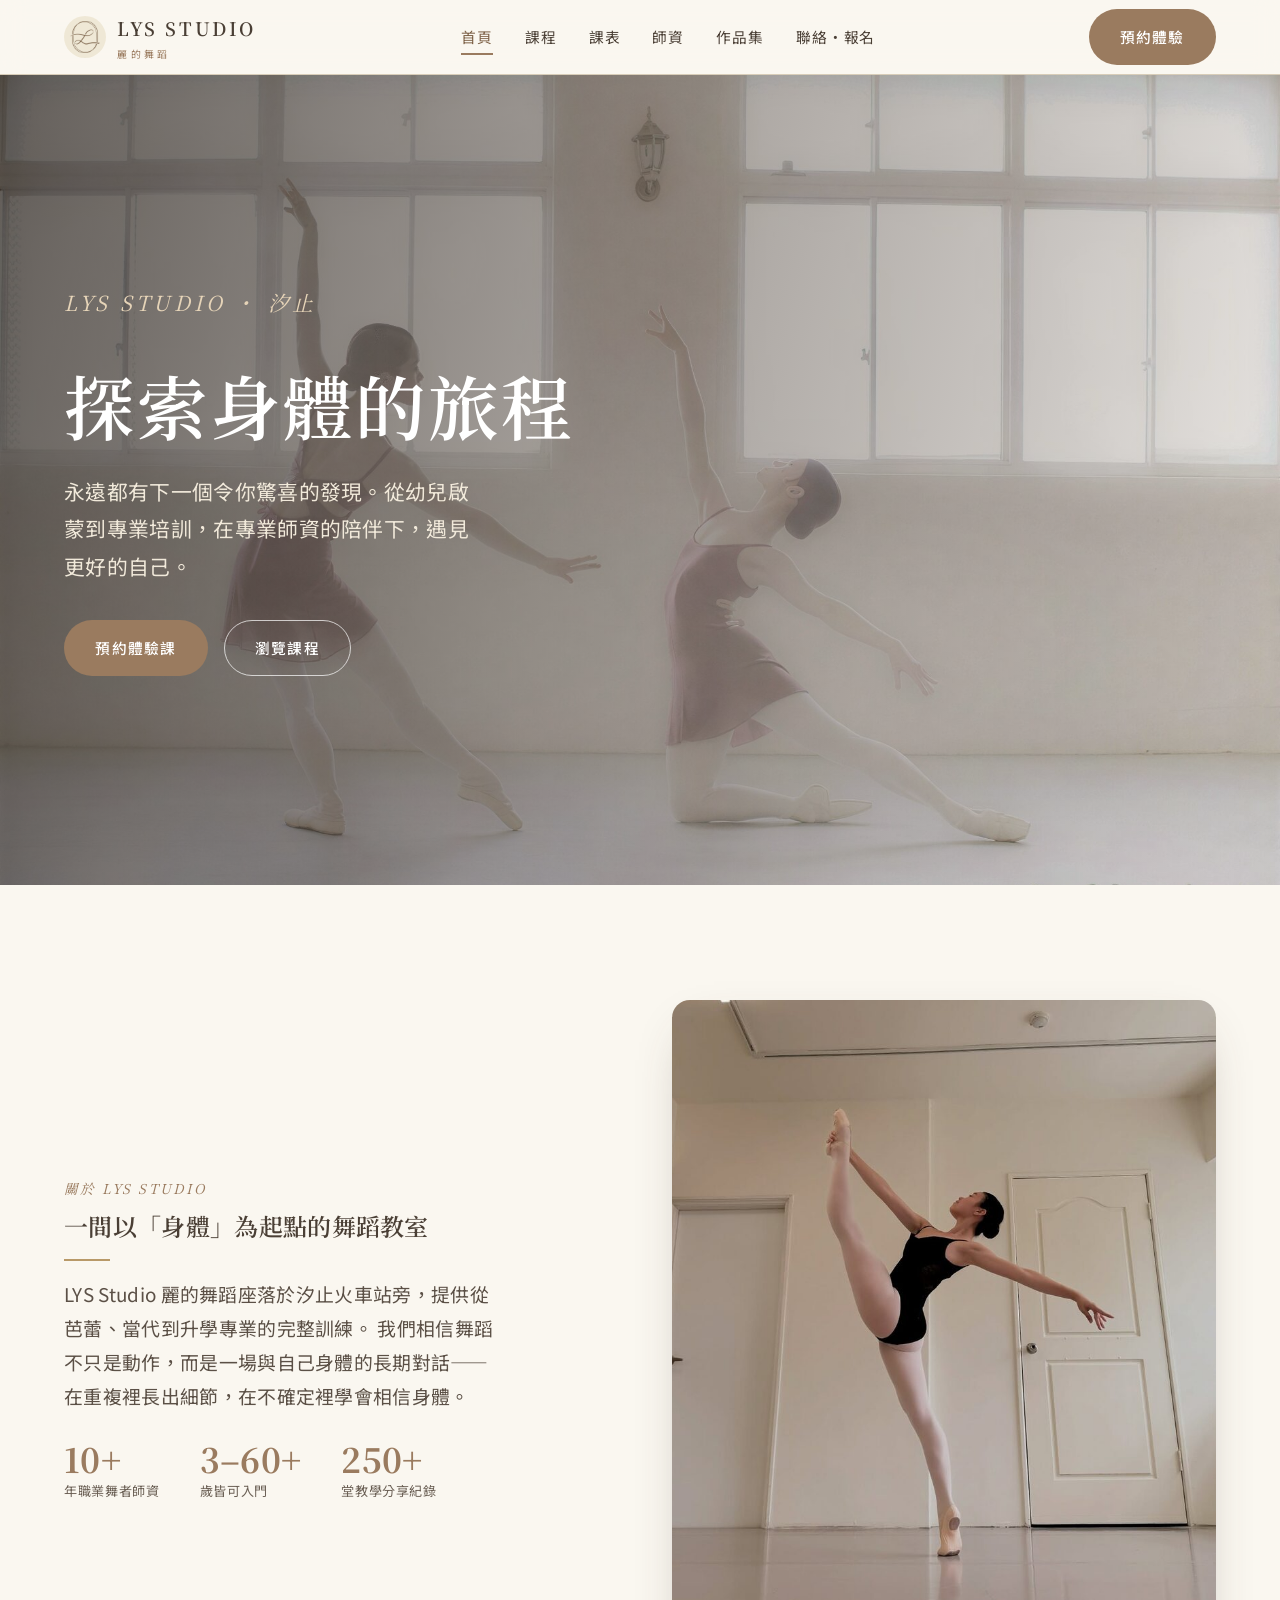
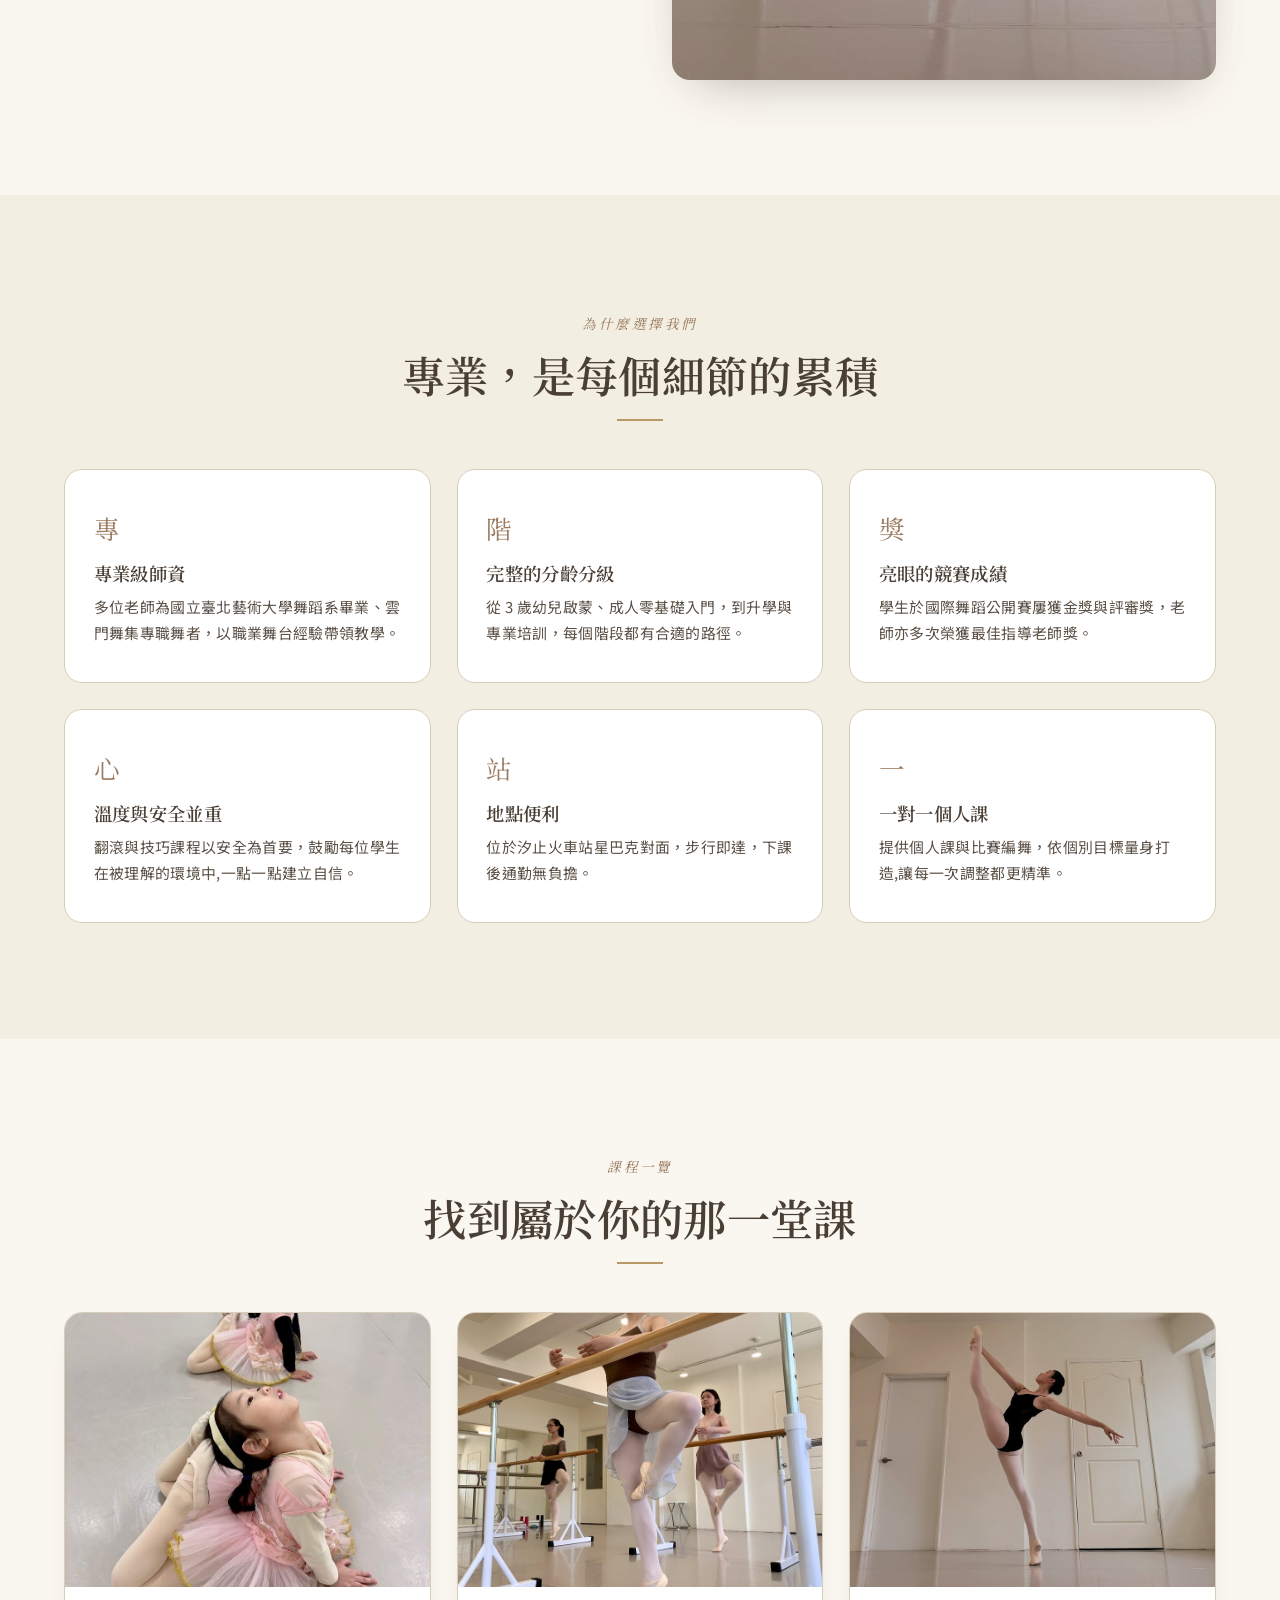
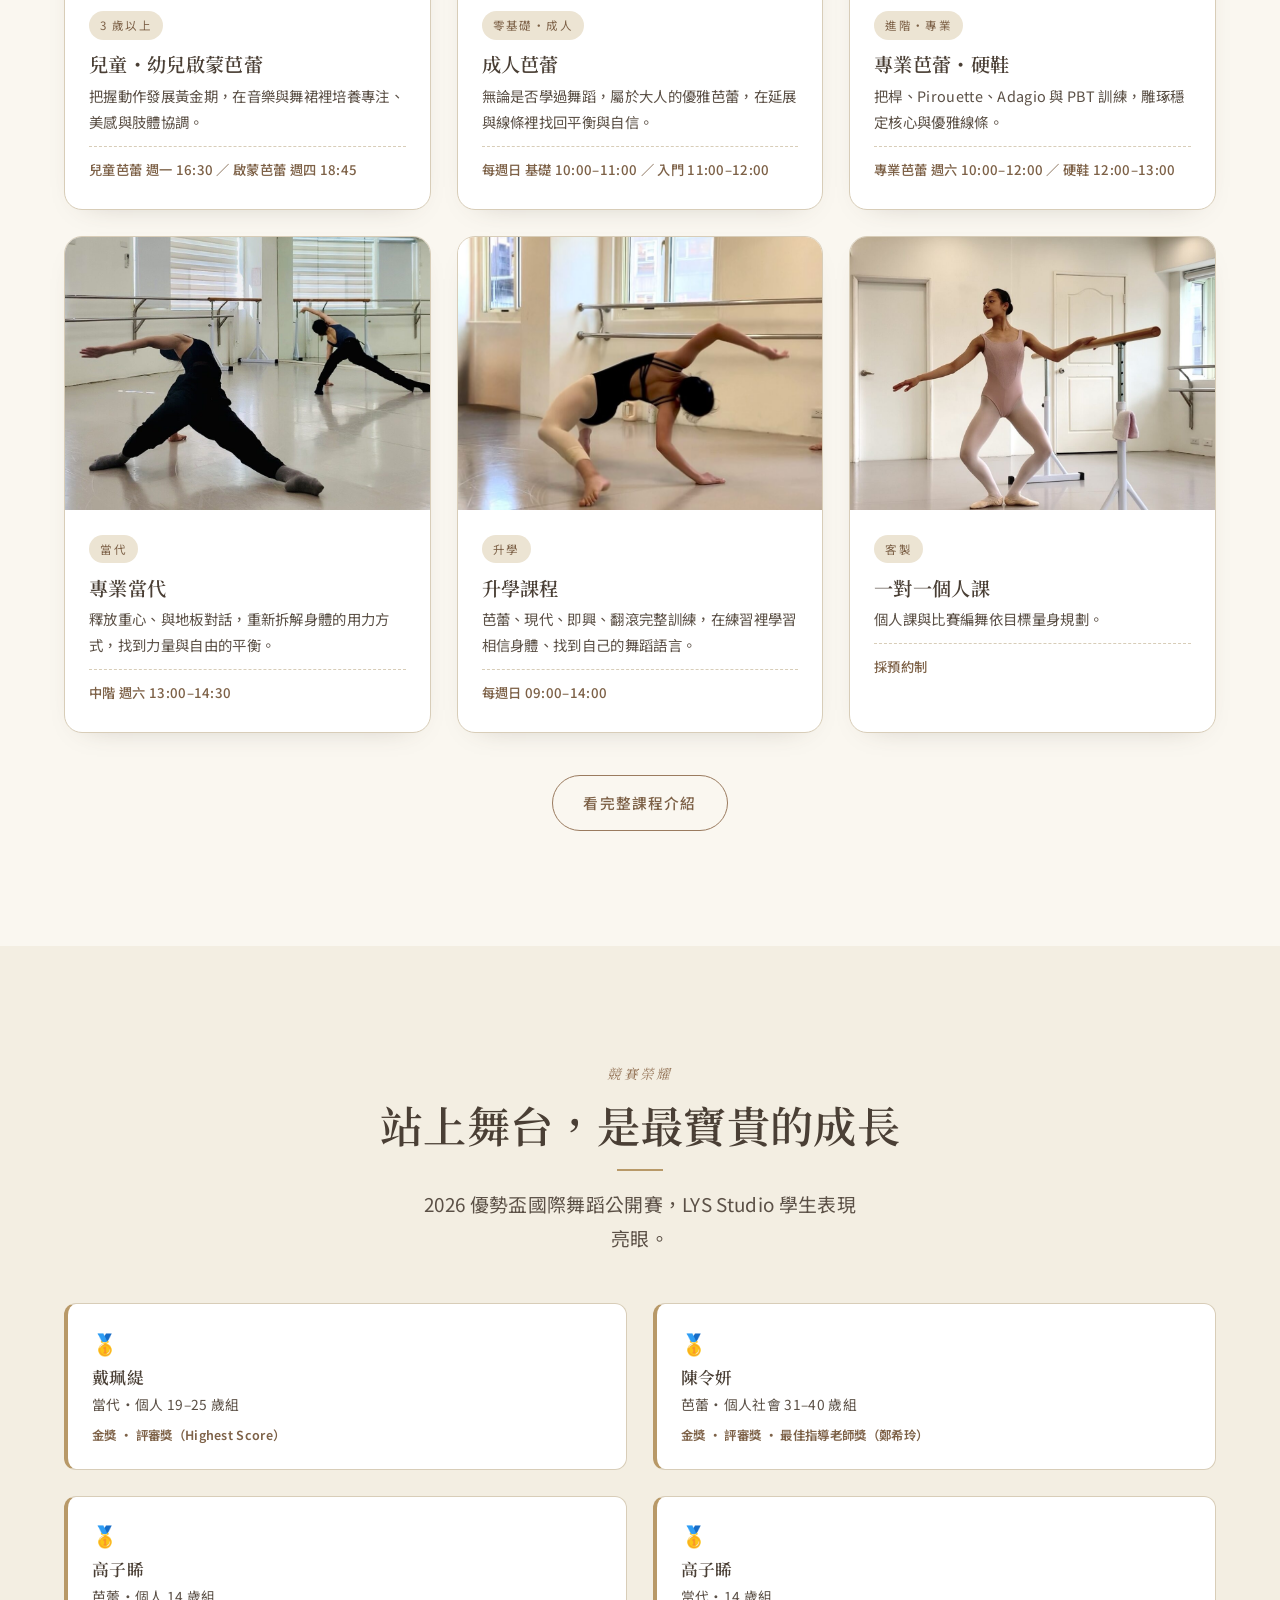
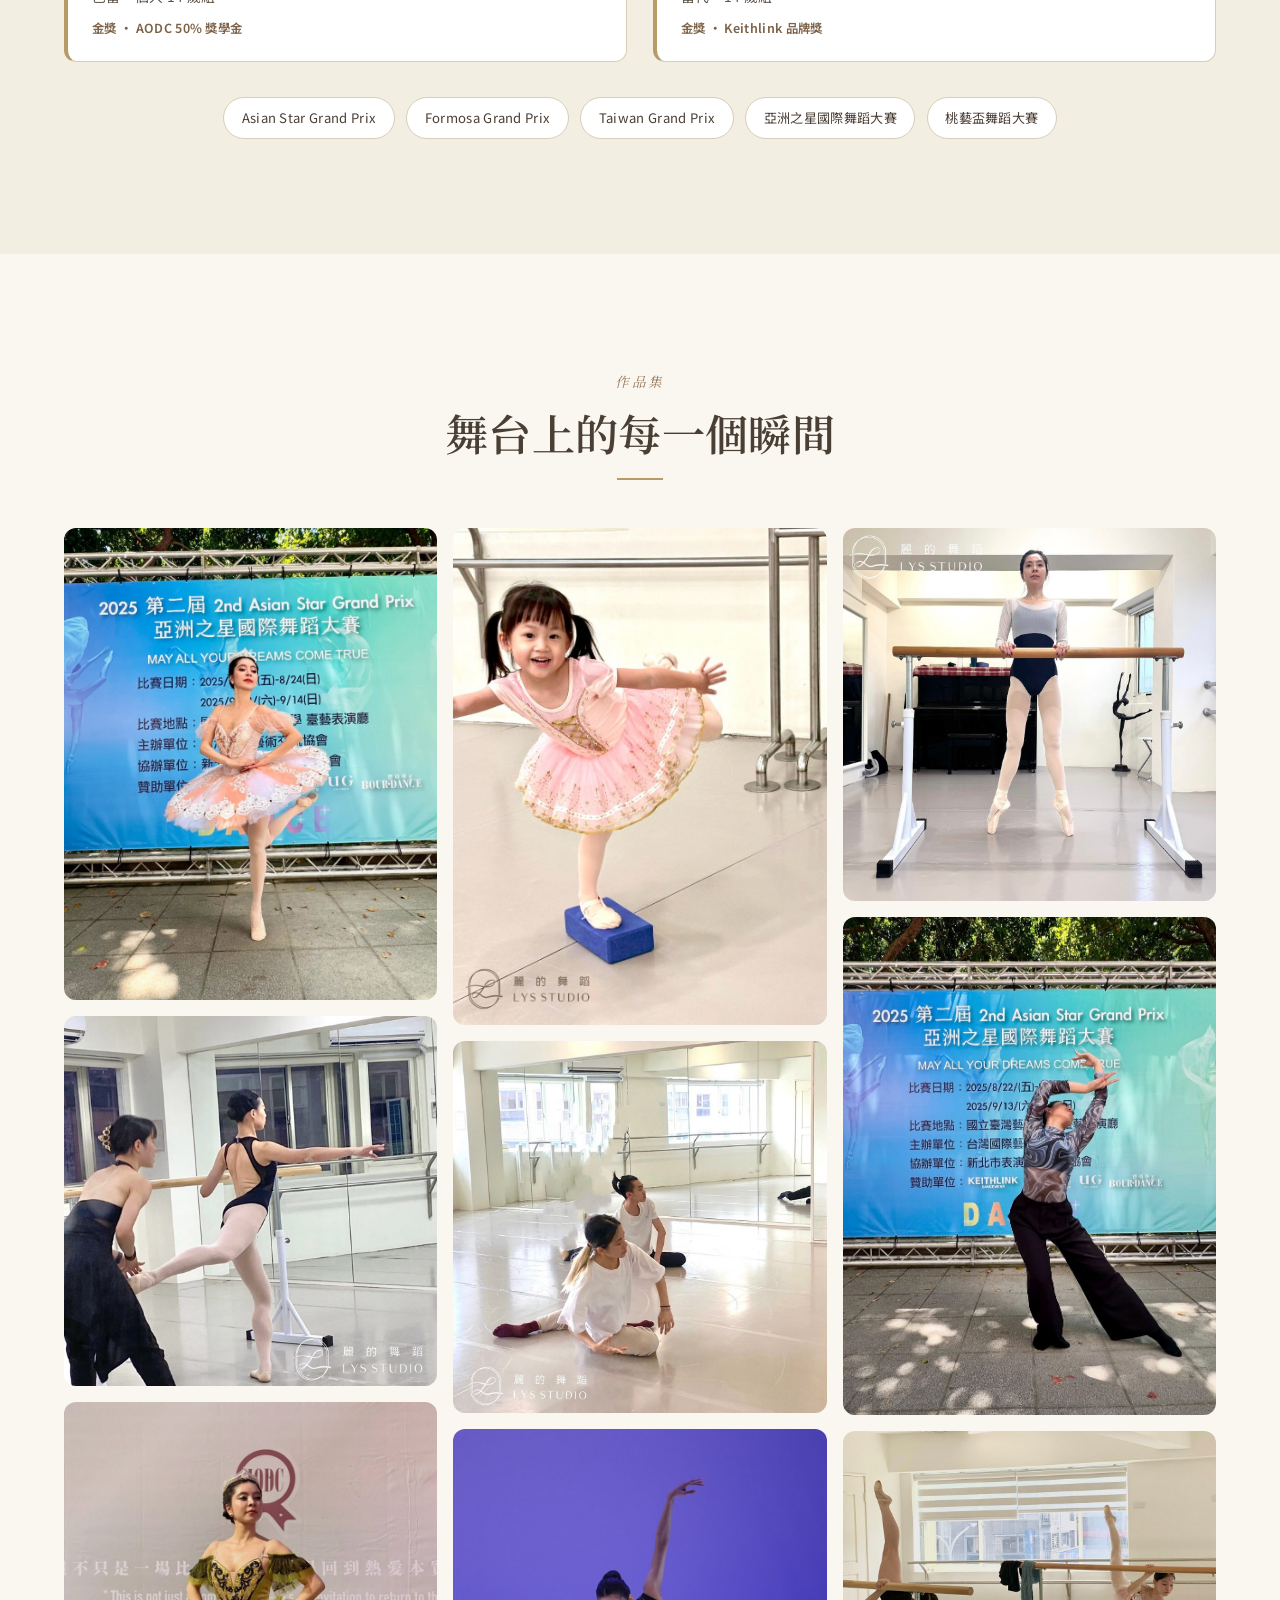
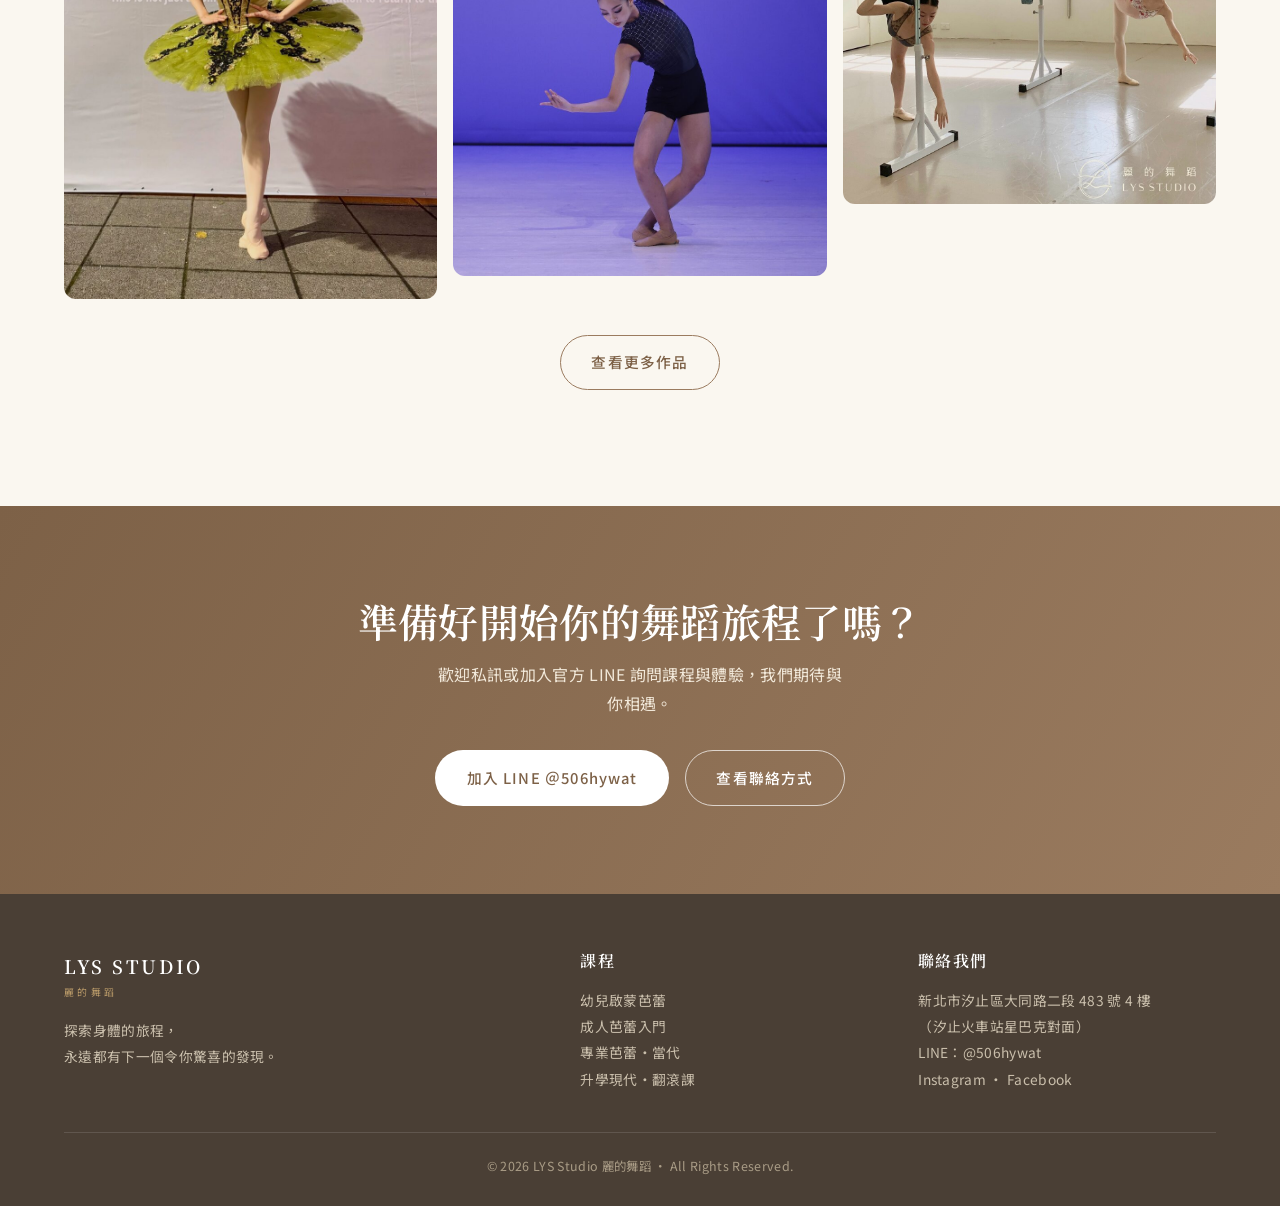
<file: index.html>
<!DOCTYPE html>
<html lang="zh-Hant">
<head>
<meta charset="UTF-8">
<meta name="viewport" content="width=device-width, initial-scale=1.0">
<title>LYS Studio 麗的舞蹈 ｜ 汐止芭蕾・當代・專業舞蹈教室</title>
<meta name="description" content="LYS Studio 麗的舞蹈，位於汐止火車站旁。專業芭蕾、成人芭蕾、幼兒啟蒙芭蕾、當代舞蹈、升學現代與翻滾課程。師資為雲門舞集專職舞者，帶你探索身體的旅程。">
<link rel="icon" href="assets/logo.jpg">
<link rel="preconnect" href="https://fonts.googleapis.com">
<link rel="preconnect" href="https://fonts.gstatic.com" crossorigin>
<link href="https://fonts.googleapis.com/css2?family=Noto+Serif+TC:wght@500;600&family=Noto+Sans+TC:wght@400;500&display=swap" rel="stylesheet">
<link rel="canonical" href="https://shxck888.github.io/LYS-Studio/">
<meta name="theme-color" content="#9a7b5f">
<meta property="og:type" content="website">
<meta property="og:site_name" content="LYS Studio 麗的舞蹈">
<meta property="og:locale" content="zh_TW">
<meta property="og:title" content="LYS Studio 麗的舞蹈 ｜ 汐止芭蕾・當代・專業舞蹈教室">
<meta property="og:description" content="LYS Studio 麗的舞蹈，位於汐止火車站旁。專業芭蕾、成人芭蕾、幼兒啟蒙芭蕾、當代舞蹈、升學現代與翻滾課程。師資為雲門舞集專職舞者，帶你探索身體的旅程。">
<meta property="og:url" content="https://shxck888.github.io/LYS-Studio/">
<meta property="og:image" content="https://shxck888.github.io/LYS-Studio/assets/img/og-image.jpg">
<meta property="og:image:width" content="1200">
<meta property="og:image:height" content="630">
<meta name="twitter:card" content="summary_large_image">
<meta name="twitter:title" content="LYS Studio 麗的舞蹈 ｜ 汐止芭蕾・當代・專業舞蹈教室">
<meta name="twitter:description" content="LYS Studio 麗的舞蹈，位於汐止火車站旁。專業芭蕾、成人芭蕾、幼兒啟蒙芭蕾、當代舞蹈、升學現代與翻滾課程。師資為雲門舞集專職舞者，帶你探索身體的旅程。">
<meta name="twitter:image" content="https://shxck888.github.io/LYS-Studio/assets/img/og-image.jpg">
<link rel="stylesheet" href="assets/style.css">
<script type="application/ld+json">
{
  "@context": "https://schema.org",
  "@graph": [
    {
      "@type": ["LocalBusiness", "EducationalOrganization"],
      "@id": "https://shxck888.github.io/LYS-Studio/#studio",
      "name": "LYS Studio 麗的舞蹈",
      "alternateName": ["LYS Studio", "麗的舞蹈", "LYS 舞蹈教室"],
      "url": "https://shxck888.github.io/LYS-Studio/",
      "logo": "https://shxck888.github.io/LYS-Studio/assets/logo.jpg",
      "image": "https://shxck888.github.io/LYS-Studio/assets/img/bg.jpg",
      "description": "LYS Studio（麗的舞蹈）是位於新北市汐止區的舞蹈教室，鄰近汐止火車站。提供兒童芭蕾、幼兒啟蒙芭蕾、成人芭蕾、專業芭蕾、專業當代、升學課程與一對一個人課，師資為國立臺北藝術大學畢業之資深職業舞者。",
      "slogan": "探索身體的旅程，永遠都有下一個令你驚喜的發現",
      "address": {
        "@type": "PostalAddress",
        "streetAddress": "大同路二段483號4樓",
        "addressLocality": "汐止區",
        "addressRegion": "新北市",
        "postalCode": "221",
        "addressCountry": "TW"
      },
      "areaServed": ["汐止區", "新北市", "基隆", "南港"],
      "hasMap": "https://g.co/kgs/14MwBnD",
      "publicAccess": true,
      "knowsLanguage": "zh-Hant",
      "founder": {
        "@type": "Person",
        "name": "蘇麗英"
      },
      "sameAs": [
        "https://www.instagram.com/lysstudio2024/",
        "https://www.facebook.com/LIDEDS"
      ],
      "openingHoursSpecification": [
        { "@type": "OpeningHoursSpecification", "dayOfWeek": "Monday", "opens": "16:30", "closes": "17:30" },
        { "@type": "OpeningHoursSpecification", "dayOfWeek": "Thursday", "opens": "18:45", "closes": "19:25" },
        { "@type": "OpeningHoursSpecification", "dayOfWeek": "Saturday", "opens": "10:00", "closes": "14:30" },
        { "@type": "OpeningHoursSpecification", "dayOfWeek": "Sunday", "opens": "09:00", "closes": "14:00" }
      ],
      "contactPoint": {
        "@type": "ContactPoint",
        "contactType": "customer service",
        "url": "https://line.me/R/ti/p/@506hywat",
        "availableLanguage": "zh-Hant"
      },
      "hasOfferCatalog": {
        "@type": "OfferCatalog",
        "name": "LYS Studio 課程",
        "itemListElement": [
          { "@type": "Course", "name": "兒童芭蕾", "description": "6 歲以上兒童芭蕾啟蒙，培養專注、美感與肢體協調。每週一 16:30–17:30。", "provider": { "@id": "https://shxck888.github.io/LYS-Studio/#studio" }, "courseMode": "onsite" },
          { "@type": "Course", "name": "幼兒啟蒙芭蕾", "description": "3–6 歲幼兒芭蕾啟蒙課。每週四 18:45–19:25。", "provider": { "@id": "https://shxck888.github.io/LYS-Studio/#studio" }, "courseMode": "onsite" },
          { "@type": "Course", "name": "成人芭蕾", "description": "成人零基礎與基礎芭蕾課程。每週日 10:00–12:00（基礎班、入門班）。", "provider": { "@id": "https://shxck888.github.io/LYS-Studio/#studio" }, "courseMode": "onsite" },
          { "@type": "Course", "name": "專業芭蕾（含 PBT）", "description": "進階專業芭蕾，重視基本功、穩定核心與身體控制。每週六 10:00–12:00，芭蕾硬鞋 12:00–13:00。", "provider": { "@id": "https://shxck888.github.io/LYS-Studio/#studio" }, "courseMode": "onsite" },
          { "@type": "Course", "name": "專業當代", "description": "當代舞蹈與地板訓練，由資深職業舞者帶領。每週六 13:00–14:30。", "provider": { "@id": "https://shxck888.github.io/LYS-Studio/#studio" }, "courseMode": "onsite" },
          { "@type": "Course", "name": "升學課程", "description": "升學加強班，涵蓋芭蕾、現代、即興與翻滾。每週日 09:00–14:00。", "provider": { "@id": "https://shxck888.github.io/LYS-Studio/#studio" }, "courseMode": "onsite" },
          { "@type": "Course", "name": "一對一個人課", "description": "個人課與比賽編舞，依目標量身規劃，採預約制。", "provider": { "@id": "https://shxck888.github.io/LYS-Studio/#studio" }, "courseMode": "onsite" }
        ]
      }
    }
  ]
}
</script>
</head>
<body>

<header class="site-header">
  <nav class="nav wrap">
    <a href="index.html" class="brand">
      <img src="assets/logo.jpg" alt="LYS Studio logo">
      <span class="brand-txt"><b>LYS STUDIO</b><span>麗的舞蹈</span></span>
    </a>
    <ul class="menu">
      <li><a href="index.html" class="active">首頁</a></li>
      <li><a href="courses.html">課程</a></li>
      <li><a href="schedule.html">課表</a></li>
      <li><a href="teachers.html">師資</a></li>
      <li><a href="gallery.html">作品集</a></li>
      <li><a href="contact.html">聯絡・報名</a></li>
    </ul>
    <a href="contact.html" class="btn btn--solid nav-cta">預約體驗</a>
    <button class="burger" aria-label="選單"><span></span><span></span><span></span></button>
  </nav>
</header>

<!-- HERO -->
<section class="hero">
  <div class="hero__bg"><img src="assets/img/bg.jpg" alt="LYS Studio 主視覺"></div>
  <div class="hero__inner wrap">
    <p class="eyebrow">LYS Studio ・ 汐止</p>
    <h1>探索身體的旅程</h1>
    <p>永遠都有下一個令你驚喜的發現。從幼兒啟蒙到專業培訓，在專業師資的陪伴下，遇見更好的自己。</p>
    <div class="hero__btns">
      <a href="contact.html" class="btn btn--solid">預約體驗課</a>
      <a href="courses.html" class="btn btn--ghost">瀏覽課程</a>
    </div>
  </div>
</section>

<!-- INTRO -->
<section class="section">
  <div class="wrap split">
    <div class="reveal">
      <p class="eyebrow">關於 LYS Studio</p>
      <h2>一間以「身體」為起點的舞蹈教室</h2>
      <div class="divider"></div>
      <p class="lead">LYS Studio 麗的舞蹈座落於汐止火車站旁，提供從芭蕾、當代到升學專業的完整訓練。
      我們相信舞蹈不只是動作，而是一場與自己身體的長期對話——在重複裡長出細節，在不確定裡學會相信身體。</p>
      <div class="stat-row">
        <div class="stat"><b>10+</b><span>年職業舞者師資</span></div>
        <div class="stat"><b>3–60+</b><span>歲皆可入門</span></div>
        <div class="stat"><b>250+</b><span>堂教學分享紀錄</span></div>
      </div>
    </div>
    <img class="reveal" src="assets/img/course-proballet.jpg" alt="芭蕾把桿練習">
  </div>
</section>

<!-- WHY US -->
<section class="section section--cream">
  <div class="wrap">
    <div class="head head--center">
      <p class="eyebrow">為什麼選擇我們</p>
      <h2>專業，是每個細節的累積</h2>
      <div class="divider"></div>
    </div>
    <div class="grid grid-3">
      <div class="feature reveal"><div class="ic">專</div><h3>專業級師資</h3><p>多位老師為國立臺北藝術大學舞蹈系畢業、雲門舞集專職舞者，以職業舞台經驗帶領教學。</p></div>
      <div class="feature reveal"><div class="ic">階</div><h3>完整的分齡分級</h3><p>從 3 歲幼兒啟蒙、成人零基礎入門，到升學與專業培訓，每個階段都有合適的路徑。</p></div>
      <div class="feature reveal"><div class="ic">獎</div><h3>亮眼的競賽成績</h3><p>學生於國際舞蹈公開賽屢獲金獎與評審獎，老師亦多次榮獲最佳指導老師獎。</p></div>
      <div class="feature reveal"><div class="ic">心</div><h3>溫度與安全並重</h3><p>翻滾與技巧課程以安全為首要，鼓勵每位學生在被理解的環境中,一點一點建立自信。</p></div>
      <div class="feature reveal"><div class="ic">站</div><h3>地點便利</h3><p>位於汐止火車站星巴克對面，步行即達，下課後通勤無負擔。</p></div>
      <div class="feature reveal"><div class="ic">一</div><h3>一對一個人課</h3><p>提供個人課與比賽編舞，依個別目標量身打造,讓每一次調整都更精準。</p></div>
    </div>
  </div>
</section>

<!-- COURSES PREVIEW -->
<section class="section">
  <div class="wrap">
    <div class="head head--center">
      <p class="eyebrow">課程一覽</p>
      <h2>找到屬於你的那一堂課</h2>
      <div class="divider"></div>
    </div>
    <div class="grid grid-3">
      <article class="course reveal"><div class="course__img"><img src="assets/img/course-kids.jpg" alt="幼兒啟蒙芭蕾"></div>
        <div class="course__body"><span class="tag">3 歲以上</span><h3>兒童・幼兒啟蒙芭蕾</h3><p>把握動作發展黃金期，在音樂與舞裙裡培養專注、美感與肢體協調。</p><div class="course__time">兒童芭蕾 週一 16:30 ／ 啟蒙芭蕾 週四 18:45</div></div></article>
      <article class="course reveal"><div class="course__img"><img src="assets/img/course-adult.jpg" alt="成人芭蕾"></div>
        <div class="course__body"><span class="tag">零基礎・成人</span><h3>成人芭蕾</h3><p>無論是否學過舞蹈，屬於大人的優雅芭蕾，在延展與線條裡找回平衡與自信。</p><div class="course__time">每週日 基礎 10:00–11:00 ／ 入門 11:00–12:00</div></div></article>
      <article class="course reveal"><div class="course__img"><img src="assets/img/course-proballet.jpg" alt="專業芭蕾"></div>
        <div class="course__body"><span class="tag">進階・專業</span><h3>專業芭蕾・硬鞋</h3><p>把桿、Pirouette、Adagio 與 PBT 訓練，雕琢穩定核心與優雅線條。</p><div class="course__time">專業芭蕾 週六 10:00–12:00 ／ 硬鞋 12:00–13:00</div></div></article>
      <article class="course reveal"><div class="course__img"><img src="assets/img/course-contemp.jpg" alt="當代舞蹈"></div>
        <div class="course__body"><span class="tag">當代</span><h3>專業當代</h3><p>釋放重心、與地板對話，重新拆解身體的用力方式，找到力量與自由的平衡。</p><div class="course__time">中階 週六 13:00–14:30</div></div></article>
      <article class="course reveal"><div class="course__img"><img src="assets/img/course-modern.jpg" alt="升學現代"></div>
        <div class="course__body"><span class="tag">升學</span><h3>升學課程</h3><p>芭蕾、現代、即興、翻滾完整訓練，在練習裡學習相信身體、找到自己的舞蹈語言。</p><div class="course__time">每週日 09:00–14:00</div></div></article>
      <article class="course reveal"><div class="course__img"><img src="assets/img/course-private.jpg" alt="翻滾與個人課"></div>
        <div class="course__body"><span class="tag">客製</span><h3>一對一個人課</h3><p>個人課與比賽編舞依目標量身規劃。</p><div class="course__time">採預約制</div></div></article>
    </div>
    <div class="center" style="margin-top:2.6rem"><a href="courses.html" class="btn btn--ghost">看完整課程介紹</a></div>
  </div>
</section>

<!-- ACHIEVEMENTS -->
<section class="section section--cream">
  <div class="wrap">
    <div class="head head--center">
      <p class="eyebrow">競賽榮耀</p>
      <h2>站上舞台，是最寶貴的成長</h2>
      <div class="divider"></div>
      <p class="lead center">2026 優勢盃國際舞蹈公開賽，LYS Studio 學生表現亮眼。</p>
    </div>
    <div class="grid grid-2">
      <div class="award reveal"><span class="medal">🥇</span><h4>戴珮緹</h4><p>當代・個人 19–25 歲組</p><span class="prize">金獎 ・ 評審獎（Highest Score）</span></div>
      <div class="award reveal"><span class="medal">🥇</span><h4>陳令妍</h4><p>芭蕾・個人社會 31–40 歲組</p><span class="prize">金獎 ・ 評審獎 ・ 最佳指導老師獎（鄭希玲）</span></div>
      <div class="award reveal"><span class="medal">🥇</span><h4>高子睎</h4><p>芭蕾・個人 14 歲組</p><span class="prize">金獎 ・ AODC 50% 獎學金</span></div>
      <div class="award reveal"><span class="medal">🥇</span><h4>高子睎</h4><p>當代・14 歲組</p><span class="prize">金獎 ・ Keithlink 品牌獎</span></div>
    </div>
    <div class="chips">
      <span class="chip">Asian Star Grand Prix</span>
      <span class="chip">Formosa Grand Prix</span>
      <span class="chip">Taiwan Grand Prix</span>
      <span class="chip">亞洲之星國際舞蹈大賽</span>
      <span class="chip">桃藝盃舞蹈大賽</span>
    </div>
  </div>
</section>

<!-- GALLERY PREVIEW -->
<section class="section">
  <div class="wrap">
    <div class="head head--center">
      <p class="eyebrow">作品集</p>
      <h2>舞台上的每一個瞬間</h2>
      <div class="divider"></div>
    </div>
    <div class="gallery">
      <img data-lb src="assets/img/g-01.jpg" alt="比賽舞台">
      <img data-lb src="assets/img/g-06.jpg" alt="芭蕾個人課">
      <img data-lb src="assets/img/g-02.jpg" alt="金獎舞者">
      <img data-lb src="assets/img/g-08.jpg" alt="幼兒芭蕾">
      <img data-lb src="assets/img/g-11.jpg" alt="當代工作坊">
      <img data-lb src="assets/img/g-05.jpg" alt="Taiwan Grand Prix">
      <img data-lb src="assets/img/g-09.jpg" alt="成人硬鞋初體驗">
      <img data-lb src="assets/img/g-03.jpg" alt="Asian Star">
      <img data-lb src="assets/img/g-12.jpg" alt="把桿訓練">
    </div>
    <div class="center" style="margin-top:2.2rem"><a href="gallery.html" class="btn btn--ghost">查看更多作品</a></div>
  </div>
</section>

<!-- CTA -->
<section class="cta-band">
  <div class="wrap">
    <h2>準備好開始你的舞蹈旅程了嗎？</h2>
    <p>歡迎私訊或加入官方 LINE 詢問課程與體驗，我們期待與你相遇。</p>
    <div class="hero__btns" style="justify-content:center">
      <a href="https://line.me/R/ti/p/@506hywat" target="_blank" rel="noopener" class="btn btn--solid">加入 LINE ＠506hywat</a>
      <a href="contact.html" class="btn btn--ghost">查看聯絡方式</a>
    </div>
  </div>
</section>

<!-- FOOTER -->
<footer class="footer">
  <div class="wrap footer__grid">
    <div>
      <div class="brand" style="margin-bottom:1rem"><span class="brand-txt"><b>LYS STUDIO</b><span>麗的舞蹈</span></span></div>
      <p>探索身體的旅程，<br>永遠都有下一個令你驚喜的發現。</p>
    </div>
    <div>
      <h4>課程</h4>
      <ul>
        <li><a href="courses.html">幼兒啟蒙芭蕾</a></li>
        <li><a href="courses.html">成人芭蕾入門</a></li>
        <li><a href="courses.html">專業芭蕾・當代</a></li>
        <li><a href="courses.html">升學現代・翻滾課</a></li>
      </ul>
    </div>
    <div>
      <h4>聯絡我們</h4>
      <ul>
        <li>新北市汐止區大同路二段 483 號 4 樓</li>
        <li>（汐止火車站星巴克對面）</li>
        <li>LINE：@506hywat</li>
        <li><a href="https://www.instagram.com/lysstudio2024/" target="_blank" rel="noopener">Instagram</a> ・ <a href="https://www.facebook.com/LIDEDS" target="_blank" rel="noopener">Facebook</a></li>
      </ul>
    </div>
  </div>
  <div class="foot-bottom wrap">© 2026 LYS Studio 麗的舞蹈 ・ All Rights Reserved.</div>
</footer>

<script src="assets/script.js"></script>
</body>
</html>
</file>
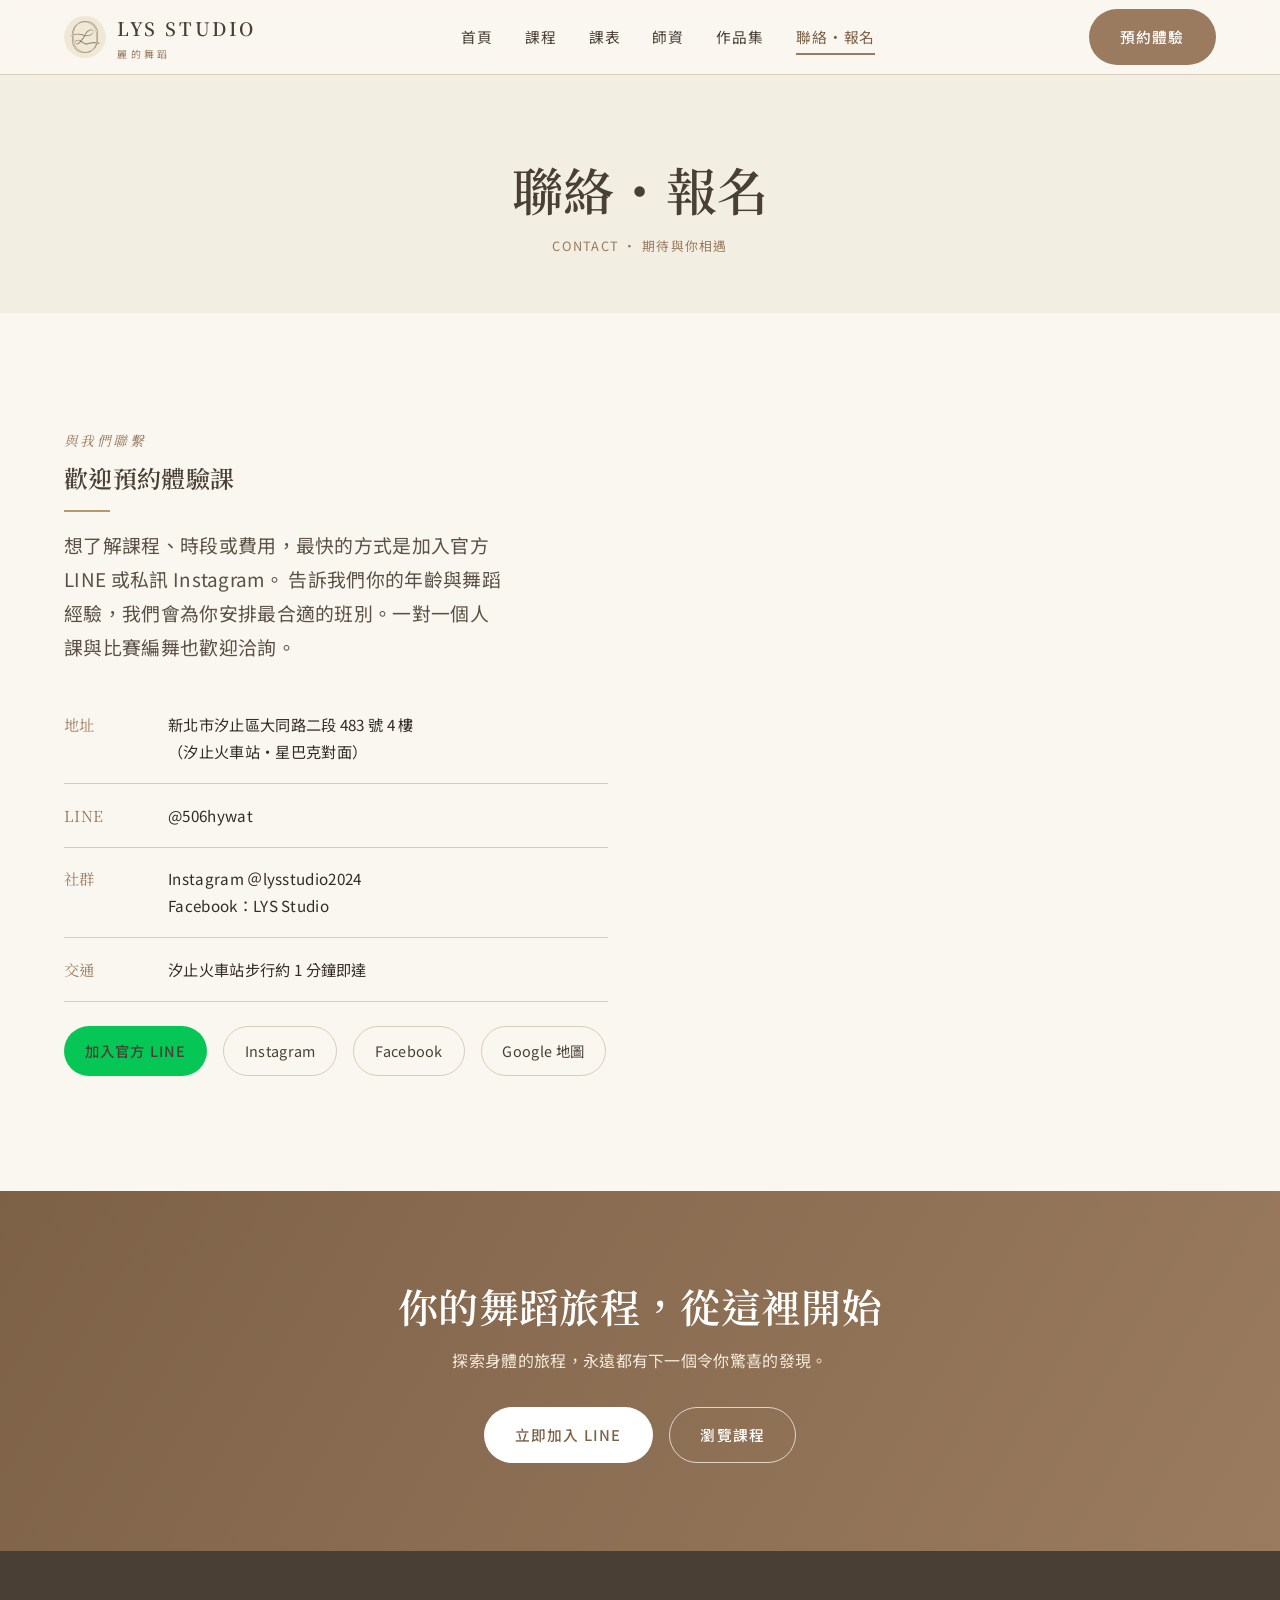
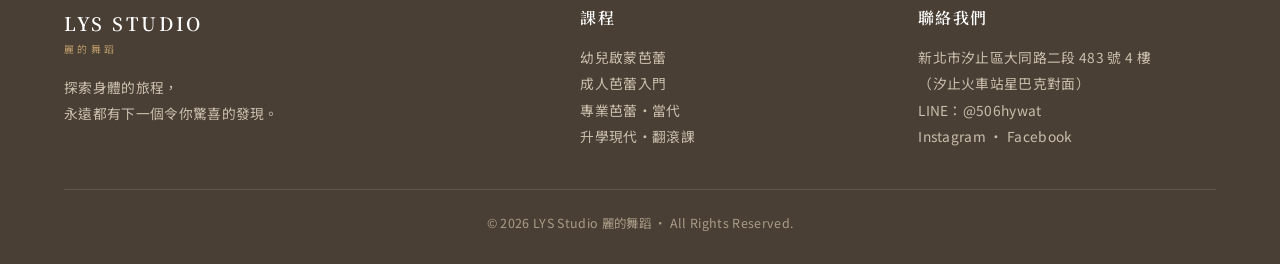
<file: contact.html>
<!DOCTYPE html>
<html lang="zh-Hant">
<head>
<meta charset="UTF-8">
<meta name="viewport" content="width=device-width, initial-scale=1.0">
<title>聯絡・報名 ｜ LYS Studio 麗的舞蹈</title>
<meta name="description" content="LYS Studio 麗的舞蹈，位於新北市汐止區大同路二段483號4樓（汐止火車站星巴克對面）。加入 LINE @506hywat 預約體驗。">
<link rel="icon" href="assets/logo.jpg">
<link rel="preconnect" href="https://fonts.googleapis.com"><link rel="preconnect" href="https://fonts.gstatic.com" crossorigin>
<link href="https://fonts.googleapis.com/css2?family=Noto+Serif+TC:wght@500;600&family=Noto+Sans+TC:wght@400;500&display=swap" rel="stylesheet">
<link rel="canonical" href="https://shxck888.github.io/LYS-Studio/contact.html">
<meta name="theme-color" content="#9a7b5f">
<meta property="og:type" content="website">
<meta property="og:site_name" content="LYS Studio 麗的舞蹈">
<meta property="og:locale" content="zh_TW">
<meta property="og:title" content="聯絡・報名 ｜ LYS Studio 麗的舞蹈">
<meta property="og:description" content="LYS Studio 麗的舞蹈，位於新北市汐止區大同路二段483號4樓（汐止火車站星巴克對面）。加入 LINE @506hywat 預約體驗。">
<meta property="og:url" content="https://shxck888.github.io/LYS-Studio/contact.html">
<meta property="og:image" content="https://shxck888.github.io/LYS-Studio/assets/img/og-image.jpg">
<meta property="og:image:width" content="1200">
<meta property="og:image:height" content="630">
<meta name="twitter:card" content="summary_large_image">
<meta name="twitter:title" content="聯絡・報名 ｜ LYS Studio 麗的舞蹈">
<meta name="twitter:description" content="LYS Studio 麗的舞蹈，位於新北市汐止區大同路二段483號4樓（汐止火車站星巴克對面）。加入 LINE @506hywat 預約體驗。">
<meta name="twitter:image" content="https://shxck888.github.io/LYS-Studio/assets/img/og-image.jpg">
<link rel="stylesheet" href="assets/style.css">
</head>
<body>

<header class="site-header">
  <nav class="nav wrap">
    <a href="index.html" class="brand"><img src="assets/logo.jpg" alt="LYS Studio logo"><span class="brand-txt"><b>LYS STUDIO</b><span>麗的舞蹈</span></span></a>
    <ul class="menu">
      <li><a href="index.html">首頁</a></li>
      <li><a href="courses.html">課程</a></li>
      <li><a href="schedule.html">課表</a></li>
      <li><a href="teachers.html">師資</a></li>
      <li><a href="gallery.html">作品集</a></li>
      <li><a href="contact.html" class="active">聯絡・報名</a></li>
    </ul>
    <a href="contact.html" class="btn btn--solid nav-cta">預約體驗</a>
    <button class="burger" aria-label="選單"><span></span><span></span><span></span></button>
  </nav>
</header>

<section class="banner">
  <div class="wrap"><h1>聯絡・報名</h1><p class="crumb">CONTACT ・ 期待與你相遇</p></div>
</section>

<section class="section">
  <div class="wrap contact-grid">
    <div class="reveal">
      <p class="eyebrow">與我們聯繫</p>
      <h2>歡迎預約體驗課</h2>
      <div class="divider"></div>
      <p class="lead">想了解課程、時段或費用，最快的方式是加入官方 LINE 或私訊 Instagram。
      告訴我們你的年齡與舞蹈經驗，我們會為你安排最合適的班別。一對一個人課與比賽編舞也歡迎洽詢。</p>

      <ul class="info-list" style="margin-top:1.8rem">
        <li><span class="k">地址</span><span class="v">新北市汐止區大同路二段 483 號 4 樓<br>（汐止火車站・星巴克對面）</span></li>
        <li><span class="k">LINE</span><span class="v">@506hywat</span></li>
        <li><span class="k">社群</span><span class="v">Instagram ＠lysstudio2024<br>Facebook：LYS Studio</span></li>
        <li><span class="k">交通</span><span class="v">汐止火車站步行約 1 分鐘即達</span></li>
      </ul>

      <div class="social-row">
        <a href="https://line.me/R/ti/p/@506hywat" target="_blank" rel="noopener" class="btn btn--line" style="border:0">加入官方 LINE</a>
        <a href="https://www.instagram.com/lysstudio2024/" target="_blank" rel="noopener">Instagram</a>
        <a href="https://www.facebook.com/LIDEDS" target="_blank" rel="noopener">Facebook</a>
        <a href="https://g.co/kgs/14MwBnD" target="_blank" rel="noopener">Google 地圖</a>
      </div>
    </div>

    <div class="reveal">
      <iframe class="map" loading="lazy" referrerpolicy="no-referrer-when-downgrade"
        src="https://www.google.com/maps?q=新北市汐止區大同路二段483號&output=embed"
        title="LYS Studio 地圖"></iframe>
    </div>
  </div>
</section>

<section class="cta-band">
  <div class="wrap">
    <h2>你的舞蹈旅程，從這裡開始</h2>
    <p>探索身體的旅程，永遠都有下一個令你驚喜的發現。</p>
    <div class="hero__btns" style="justify-content:center">
      <a href="https://line.me/R/ti/p/@506hywat" target="_blank" rel="noopener" class="btn btn--solid">立即加入 LINE</a>
      <a href="courses.html" class="btn btn--ghost">瀏覽課程</a>
    </div>
  </div>
</section>

<footer class="footer">
  <div class="wrap footer__grid">
    <div><div class="brand" style="margin-bottom:1rem"><span class="brand-txt"><b>LYS STUDIO</b><span>麗的舞蹈</span></span></div><p>探索身體的旅程，<br>永遠都有下一個令你驚喜的發現。</p></div>
    <div><h4>課程</h4><ul><li><a href="courses.html">幼兒啟蒙芭蕾</a></li><li><a href="courses.html">成人芭蕾入門</a></li><li><a href="courses.html">專業芭蕾・當代</a></li><li><a href="courses.html">升學現代・翻滾課</a></li></ul></div>
    <div><h4>聯絡我們</h4><ul><li>新北市汐止區大同路二段 483 號 4 樓</li><li>（汐止火車站星巴克對面）</li><li>LINE：@506hywat</li><li><a href="https://www.instagram.com/lysstudio2024/" target="_blank" rel="noopener">Instagram</a> ・ <a href="https://www.facebook.com/LIDEDS" target="_blank" rel="noopener">Facebook</a></li></ul></div>
  </div>
  <div class="foot-bottom wrap">© 2026 LYS Studio 麗的舞蹈 ・ All Rights Reserved.</div>
</footer>

<script src="assets/script.js"></script>
</body>
</html>
</file>
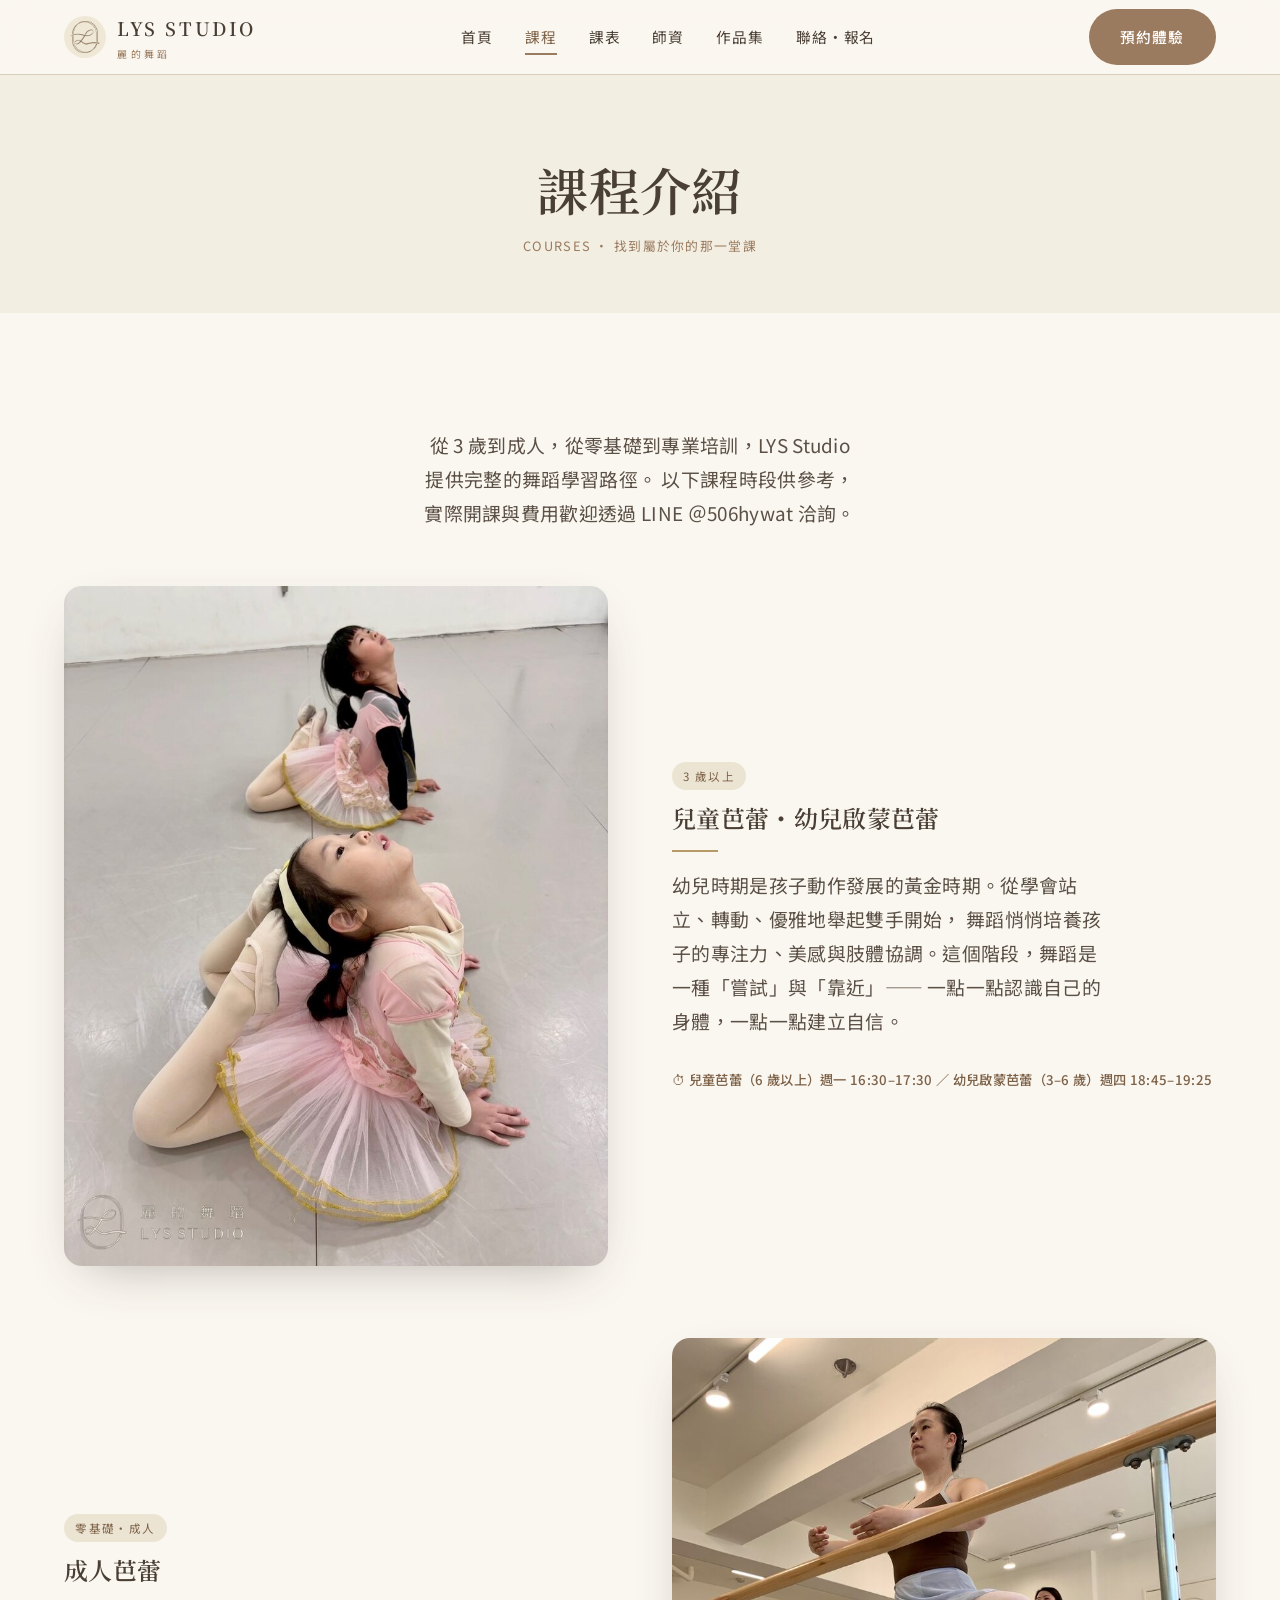
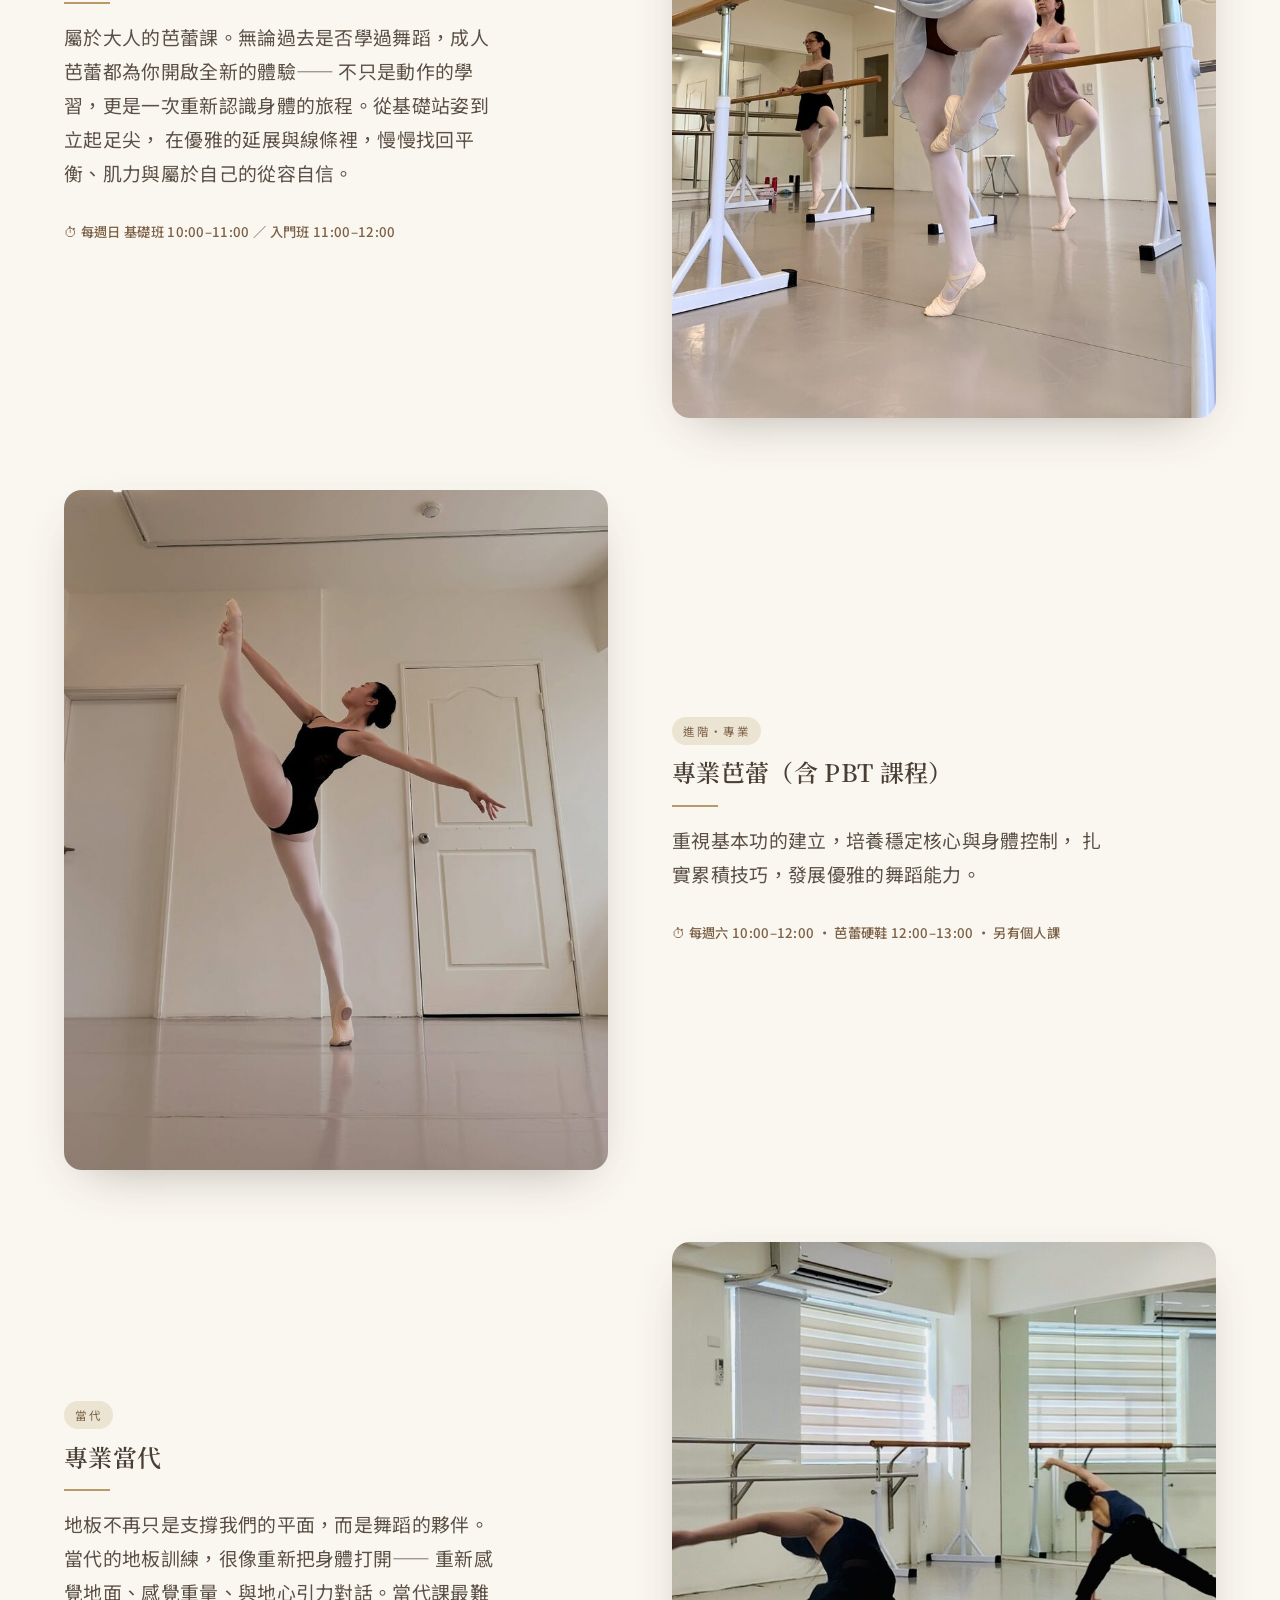
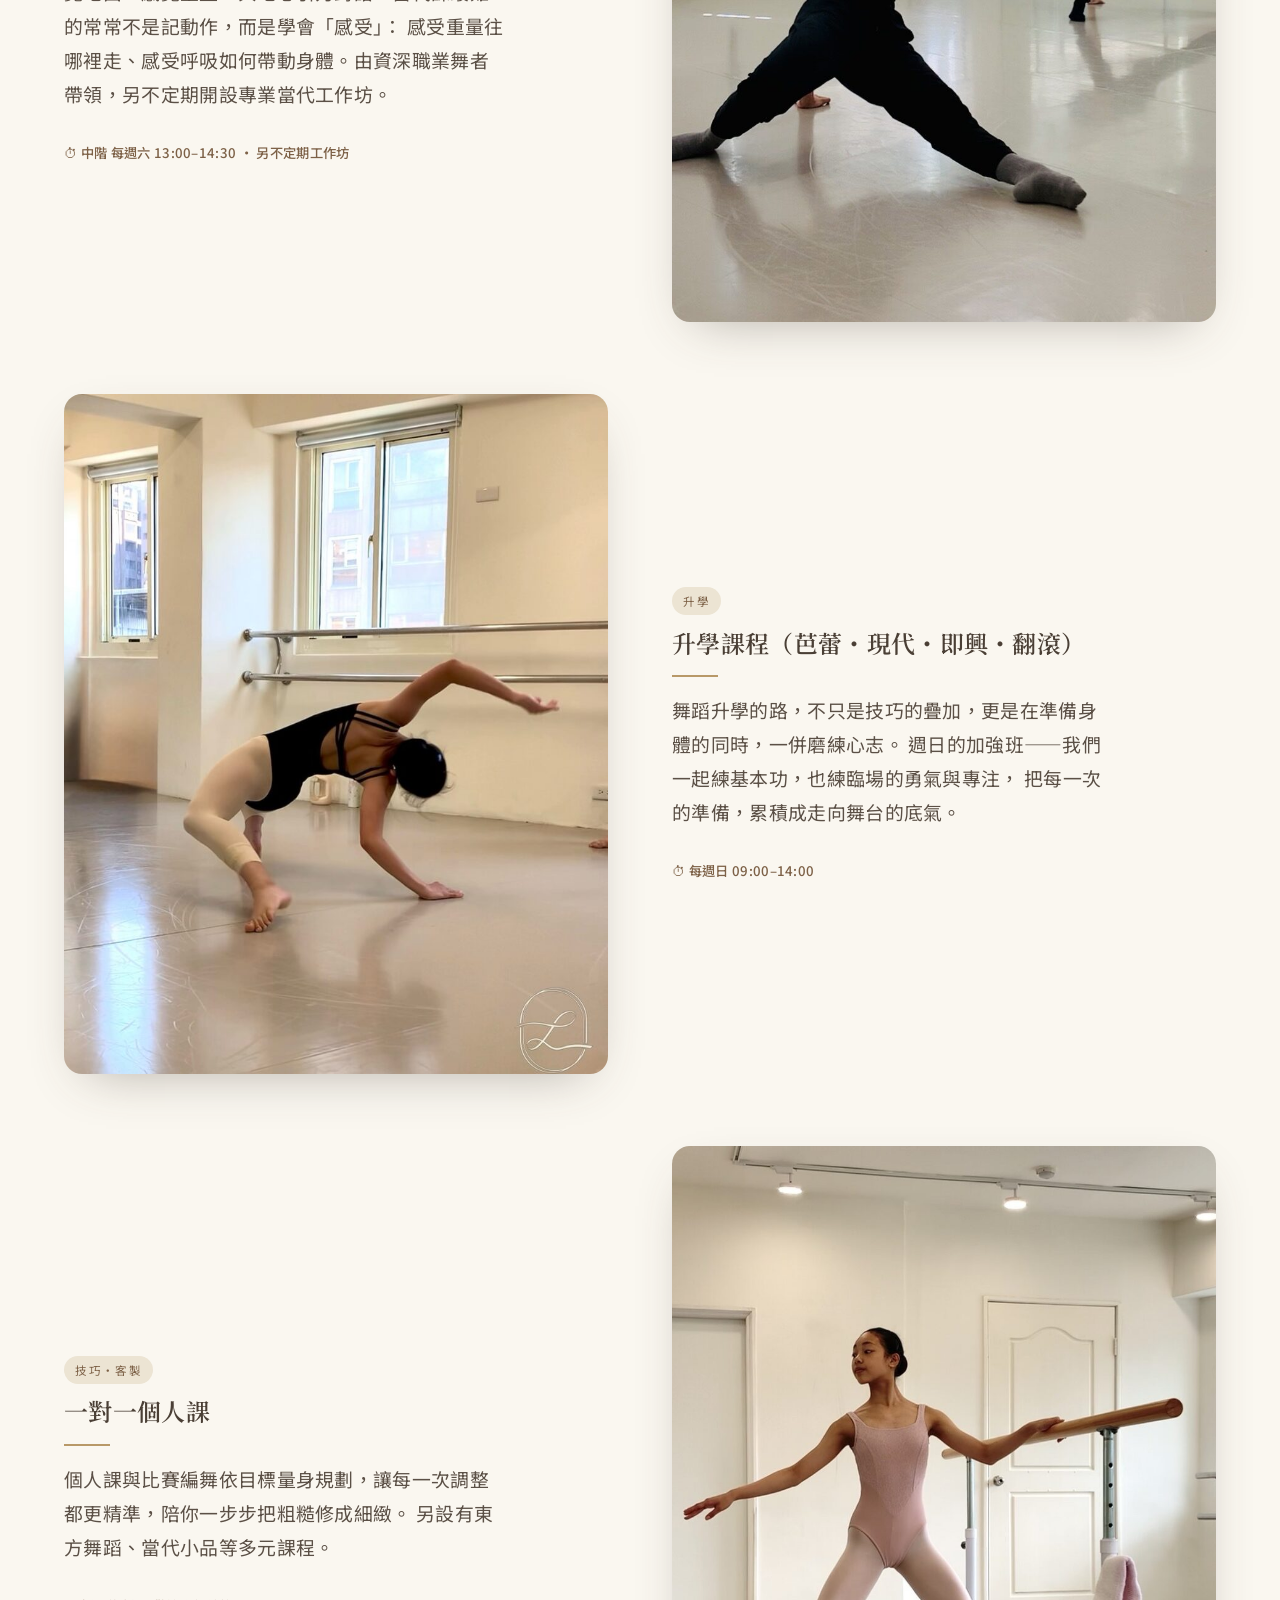
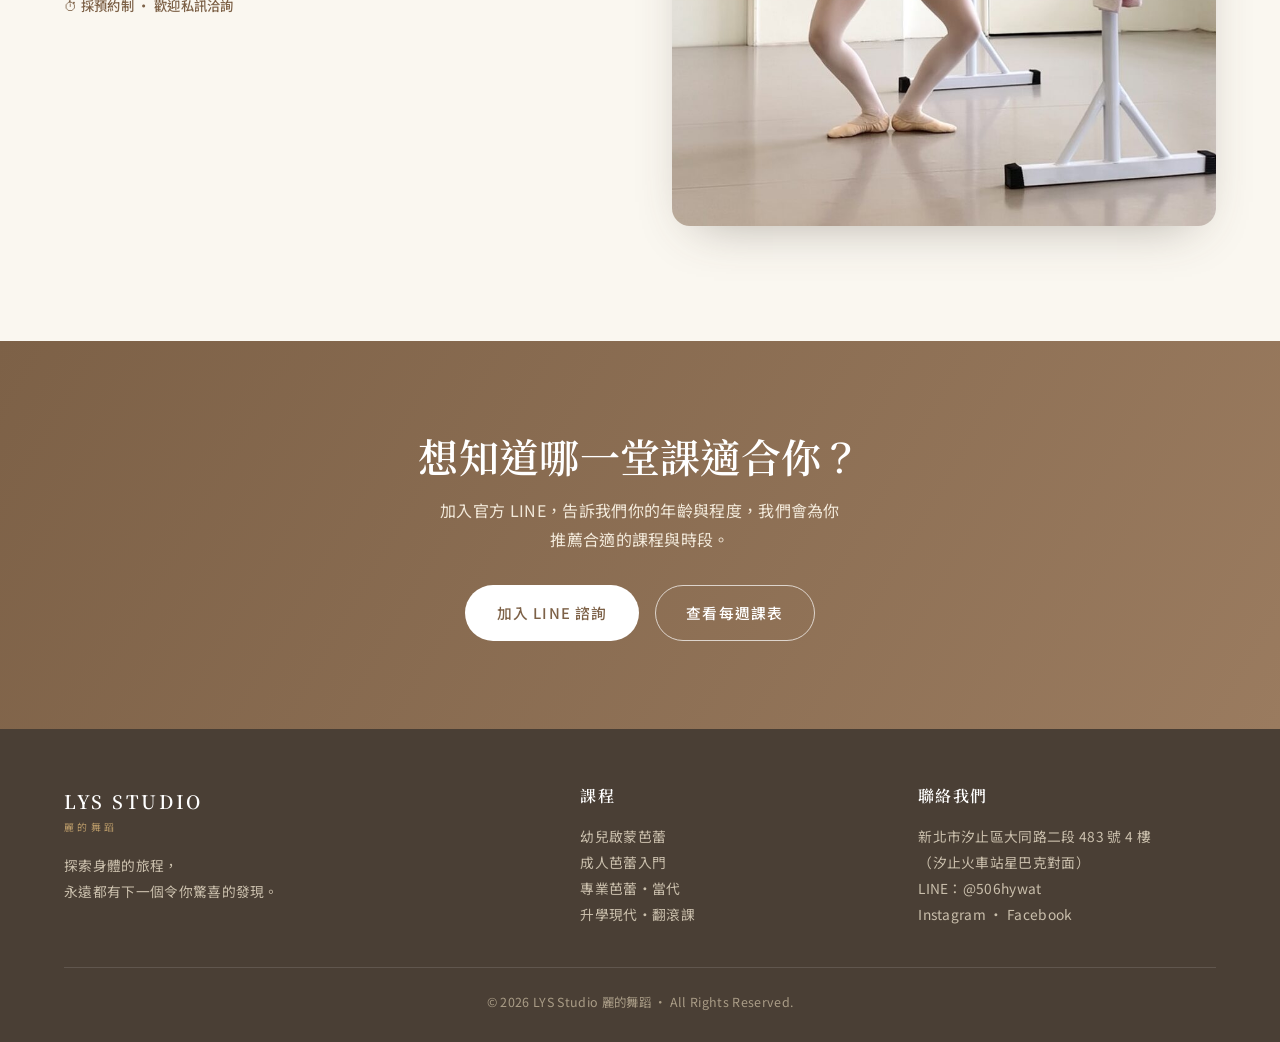
<file: courses.html>
<!DOCTYPE html>
<html lang="zh-Hant">
<head>
<meta charset="UTF-8">
<meta name="viewport" content="width=device-width, initial-scale=1.0">
<title>課程介紹 ｜ LYS Studio 麗的舞蹈</title>
<meta name="description" content="LYS Studio 課程：幼兒啟蒙芭蕾、成人芭蕾入門、專業芭蕾、專業當代、升學現代、翻滾課與一對一個人課。">
<link rel="icon" href="assets/logo.jpg">
<link rel="preconnect" href="https://fonts.googleapis.com"><link rel="preconnect" href="https://fonts.gstatic.com" crossorigin>
<link href="https://fonts.googleapis.com/css2?family=Noto+Serif+TC:wght@500;600&family=Noto+Sans+TC:wght@400;500&display=swap" rel="stylesheet">
<link rel="canonical" href="https://shxck888.github.io/LYS-Studio/courses.html">
<meta name="theme-color" content="#9a7b5f">
<meta property="og:type" content="website">
<meta property="og:site_name" content="LYS Studio 麗的舞蹈">
<meta property="og:locale" content="zh_TW">
<meta property="og:title" content="課程介紹 ｜ LYS Studio 麗的舞蹈">
<meta property="og:description" content="LYS Studio 課程：幼兒啟蒙芭蕾、成人芭蕾入門、專業芭蕾、專業當代、升學現代、翻滾課與一對一個人課。">
<meta property="og:url" content="https://shxck888.github.io/LYS-Studio/courses.html">
<meta property="og:image" content="https://shxck888.github.io/LYS-Studio/assets/img/og-image.jpg">
<meta property="og:image:width" content="1200">
<meta property="og:image:height" content="630">
<meta name="twitter:card" content="summary_large_image">
<meta name="twitter:title" content="課程介紹 ｜ LYS Studio 麗的舞蹈">
<meta name="twitter:description" content="LYS Studio 課程：幼兒啟蒙芭蕾、成人芭蕾入門、專業芭蕾、專業當代、升學現代、翻滾課與一對一個人課。">
<meta name="twitter:image" content="https://shxck888.github.io/LYS-Studio/assets/img/og-image.jpg">
<link rel="stylesheet" href="assets/style.css">
</head>
<body>

<header class="site-header">
  <nav class="nav wrap">
    <a href="index.html" class="brand"><img src="assets/logo.jpg" alt="LYS Studio logo"><span class="brand-txt"><b>LYS STUDIO</b><span>麗的舞蹈</span></span></a>
    <ul class="menu">
      <li><a href="index.html">首頁</a></li>
      <li><a href="courses.html" class="active">課程</a></li>
      <li><a href="schedule.html">課表</a></li>
      <li><a href="teachers.html">師資</a></li>
      <li><a href="gallery.html">作品集</a></li>
      <li><a href="contact.html">聯絡・報名</a></li>
    </ul>
    <a href="contact.html" class="btn btn--solid nav-cta">預約體驗</a>
    <button class="burger" aria-label="選單"><span></span><span></span><span></span></button>
  </nav>
</header>

<section class="banner">
  <div class="wrap"><h1>課程介紹</h1><p class="crumb">COURSES ・ 找到屬於你的那一堂課</p></div>
</section>

<section class="section">
  <div class="wrap">
    <p class="lead center" style="margin-bottom:3.5rem;text-align:center;margin-inline:auto">
      從 3 歲到成人，從零基礎到專業培訓，LYS Studio 提供完整的舞蹈學習路徑。
      以下課程時段供參考，實際開課與費用歡迎透過 LINE ＠506hywat 洽詢。</p>

    <!-- 幼兒啟蒙芭蕾 -->
    <div class="split reveal" style="margin-bottom:4.5rem">
      <img src="assets/img/course-kids.jpg" alt="幼兒啟蒙芭蕾">
      <div>
        <span class="tag">3 歲以上</span>
        <h2>兒童芭蕾・幼兒啟蒙芭蕾</h2><div class="divider"></div>
        <p class="lead">幼兒時期是孩子動作發展的黃金時期。從學會站立、轉動、優雅地舉起雙手開始，
        舞蹈悄悄培養孩子的專注力、美感與肢體協調。這個階段，舞蹈是一種「嘗試」與「靠近」——
        一點一點認識自己的身體，一點一點建立自信。</p>
        <p class="course__time" style="margin-top:1.2rem;border:0">⏱ 兒童芭蕾（6 歲以上）週一 16:30–17:30 ／ 幼兒啟蒙芭蕾（3–6 歲）週四 18:45–19:25</p>
      </div>
    </div>

    <!-- 成人芭蕾 -->
    <div class="split reveal" style="margin-bottom:4.5rem">
      <div>
        <span class="tag">零基礎・成人</span>
        <h2>成人芭蕾</h2><div class="divider"></div>
        <p class="lead">屬於大人的芭蕾課。無論過去是否學過舞蹈，成人芭蕾都為你開啟全新的體驗——
        不只是動作的學習，更是一次重新認識身體的旅程。從基礎站姿到立起足尖，
        在優雅的延展與線條裡，慢慢找回平衡、肌力與屬於自己的從容自信。</p>
        <p class="course__time" style="margin-top:1.2rem;border:0">⏱ 每週日 基礎班 10:00–11:00 ／ 入門班 11:00–12:00</p>
      </div>
      <img src="assets/img/course-adult.jpg" alt="成人芭蕾入門">
    </div>

    <!-- 專業芭蕾 -->
    <div class="split reveal" style="margin-bottom:4.5rem">
      <img src="assets/img/course-proballet.jpg" alt="專業芭蕾">
      <div>
        <span class="tag">進階・專業</span>
        <h2>專業芭蕾（含 PBT 課程）</h2><div class="divider"></div>
        <p class="lead">重視基本功的建立，培養穩定核心與身體控制，
        扎實累積技巧，發展優雅的舞蹈能力。</p>
        <p class="course__time" style="margin-top:1.2rem;border:0">⏱ 每週六 10:00–12:00 ・ 芭蕾硬鞋 12:00–13:00 ・ 另有個人課</p>
      </div>
    </div>

    <!-- 專業當代 -->
    <div class="split reveal" style="margin-bottom:4.5rem">
      <div>
        <span class="tag">當代</span>
        <h2>專業當代</h2><div class="divider"></div>
        <p class="lead">地板不再只是支撐我們的平面，而是舞蹈的夥伴。當代的地板訓練，很像重新把身體打開——
        重新感覺地面、感覺重量、與地心引力對話。當代課最難的常常不是記動作，而是學會「感受」：
        感受重量往哪裡走、感受呼吸如何帶動身體。由資深職業舞者帶領，另不定期開設專業當代工作坊。</p>
        <p class="course__time" style="margin-top:1.2rem;border:0">⏱ 中階 每週六 13:00–14:30 ・ 另不定期工作坊</p>
      </div>
      <img src="assets/img/course-contemp.jpg" alt="專業當代">
    </div>

    <!-- 升學現代 -->
    <div class="split reveal" style="margin-bottom:4.5rem">
      <img src="assets/img/course-modern.jpg" alt="升學現代">
      <div>
        <span class="tag">升學</span>
        <h2>升學課程（芭蕾・現代・即興・翻滾）</h2><div class="divider"></div>
        <p class="lead">舞蹈升學的路，不只是技巧的疊加，更是在準備身體的同時，一併磨練心志。
        週日的加強班——我們一起練基本功，也練臨場的勇氣與專注，
        把每一次的準備，累積成走向舞台的底氣。</p>
        <p class="course__time" style="margin-top:1.2rem;border:0">⏱ 每週日 09:00–14:00</p>
      </div>
    </div>

    <!-- 翻滾 / 個人課 -->
    <div class="split reveal">
      <div>
        <span class="tag">技巧・客製</span>
        <h2>一對一個人課</h2><div class="divider"></div>
        <p class="lead">個人課與比賽編舞依目標量身規劃，讓每一次調整都更精準，陪你一步步把粗糙修成細緻。
        另設有東方舞蹈、當代小品等多元課程。</p>
        <p class="course__time" style="margin-top:1.2rem;border:0">⏱ 採預約制 ・ 歡迎私訊洽詢</p>
      </div>
      <img src="assets/img/course-private.jpg" alt="翻滾課與個人課">
    </div>
  </div>
</section>

<section class="cta-band">
  <div class="wrap">
    <h2>想知道哪一堂課適合你？</h2>
    <p>加入官方 LINE，告訴我們你的年齡與程度，我們會為你推薦合適的課程與時段。</p>
    <div class="hero__btns" style="justify-content:center">
      <a href="https://line.me/R/ti/p/@506hywat" target="_blank" rel="noopener" class="btn btn--solid">加入 LINE 諮詢</a>
      <a href="schedule.html" class="btn btn--ghost">查看每週課表</a>
    </div>
  </div>
</section>

<footer class="footer">
  <div class="wrap footer__grid">
    <div><div class="brand" style="margin-bottom:1rem"><span class="brand-txt"><b>LYS STUDIO</b><span>麗的舞蹈</span></span></div><p>探索身體的旅程，<br>永遠都有下一個令你驚喜的發現。</p></div>
    <div><h4>課程</h4><ul><li><a href="courses.html">幼兒啟蒙芭蕾</a></li><li><a href="courses.html">成人芭蕾入門</a></li><li><a href="courses.html">專業芭蕾・當代</a></li><li><a href="courses.html">升學現代・翻滾課</a></li></ul></div>
    <div><h4>聯絡我們</h4><ul><li>新北市汐止區大同路二段 483 號 4 樓</li><li>（汐止火車站星巴克對面）</li><li>LINE：@506hywat</li><li><a href="https://www.instagram.com/lysstudio2024/" target="_blank" rel="noopener">Instagram</a> ・ <a href="https://www.facebook.com/LIDEDS" target="_blank" rel="noopener">Facebook</a></li></ul></div>
  </div>
  <div class="foot-bottom wrap">© 2026 LYS Studio 麗的舞蹈 ・ All Rights Reserved.</div>
</footer>

<script src="assets/script.js"></script>
</body>
</html>
</file>
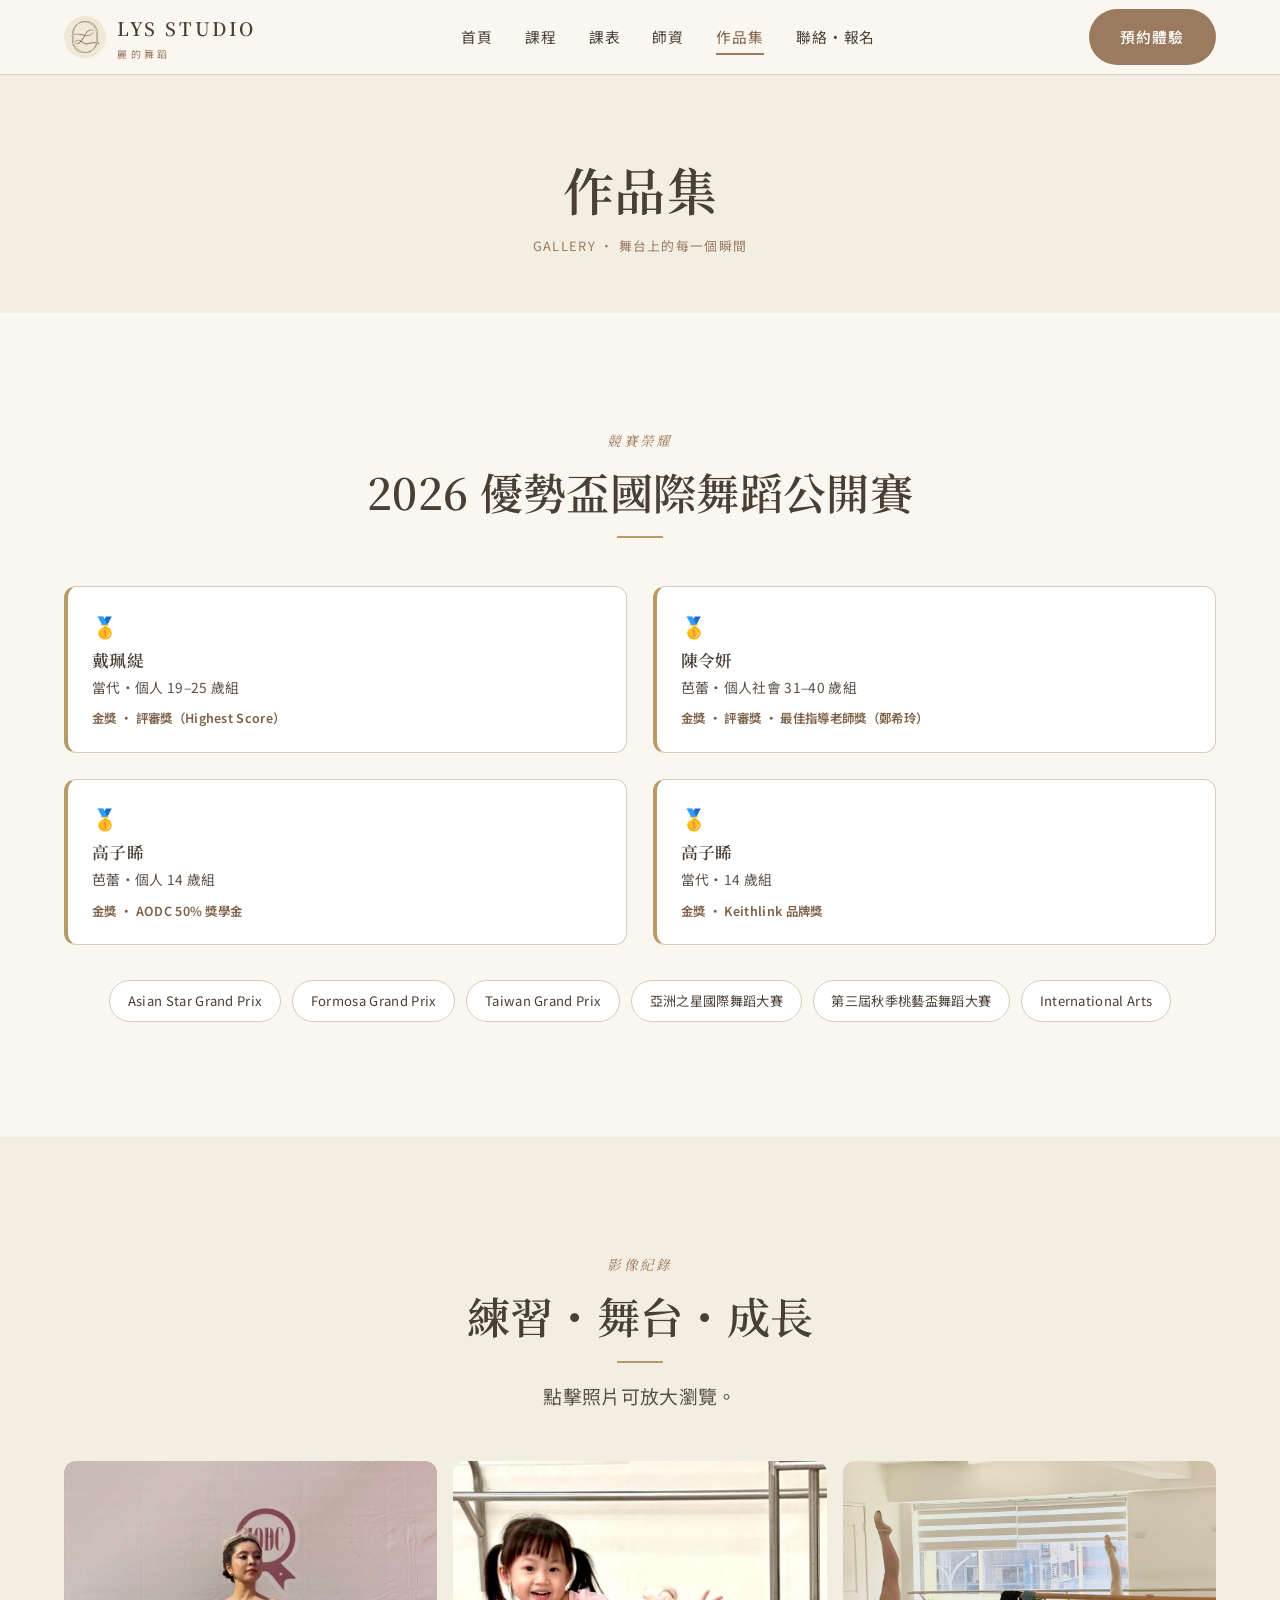
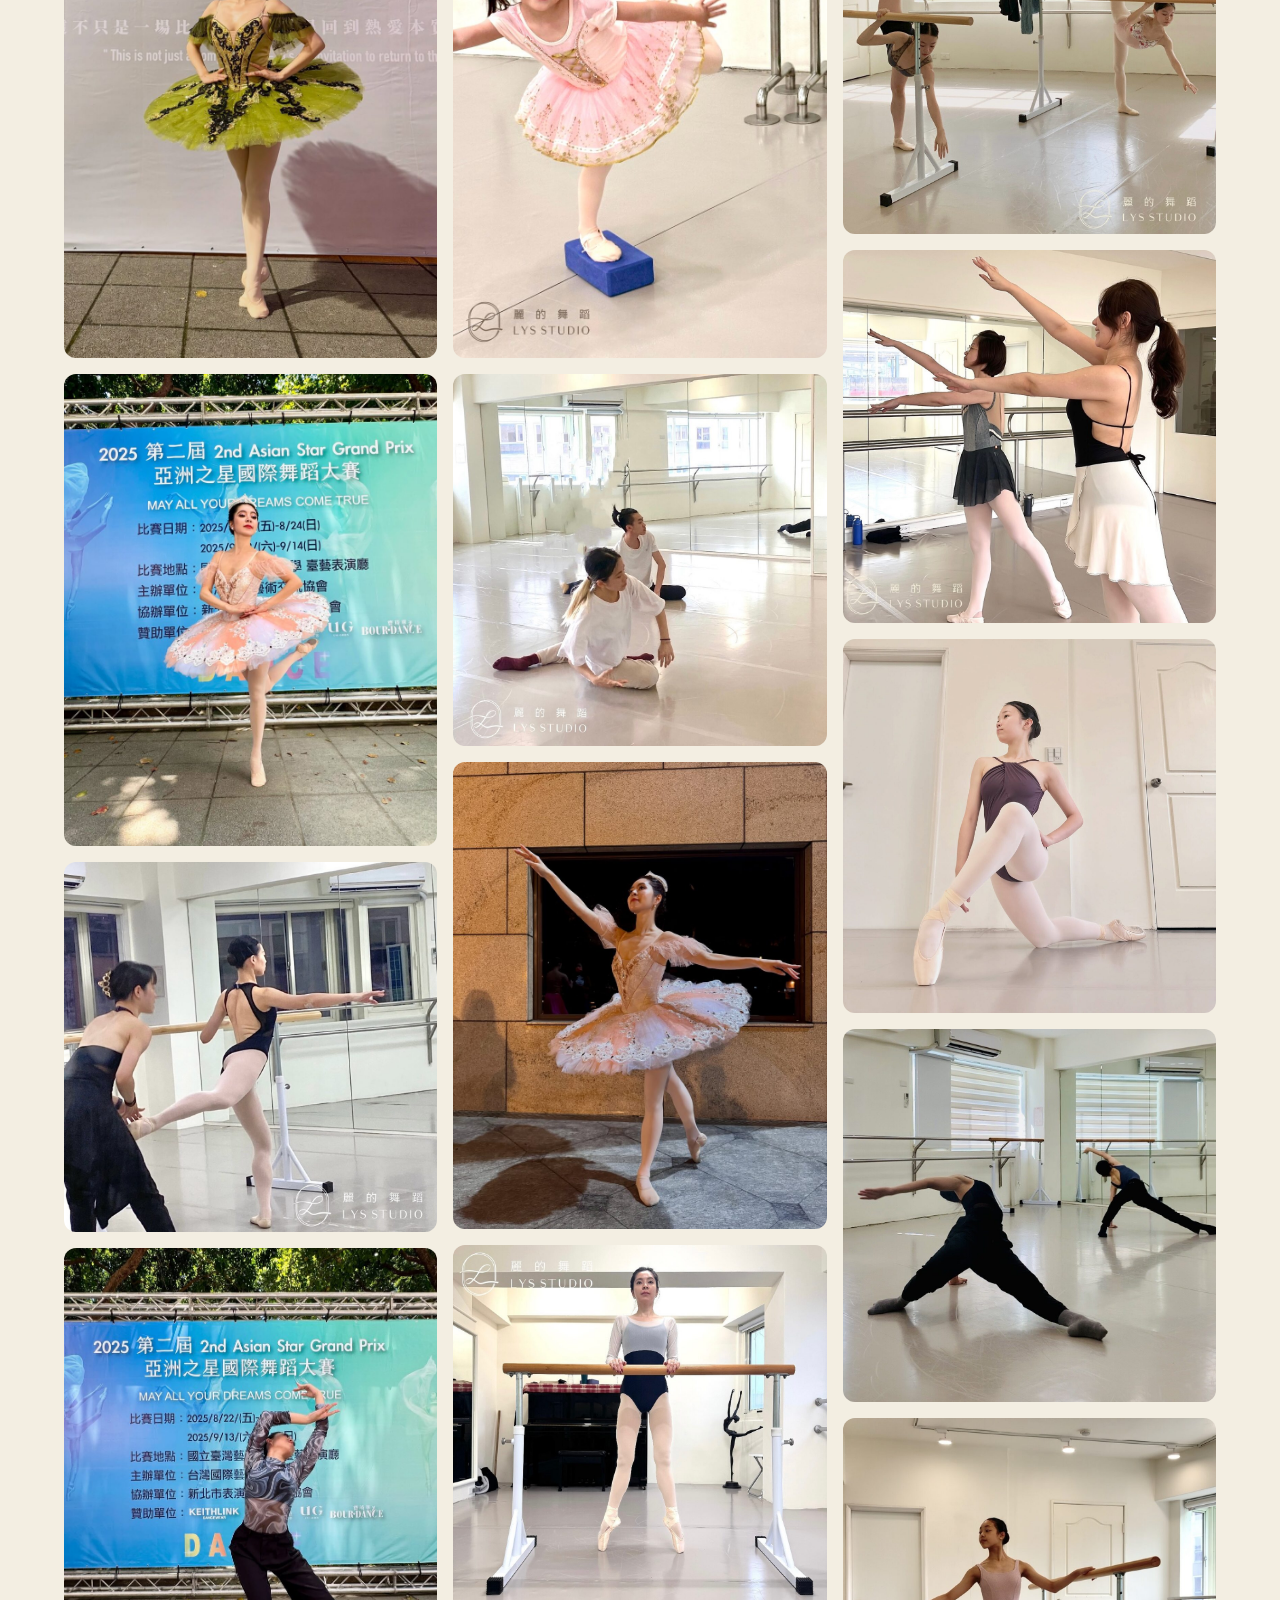
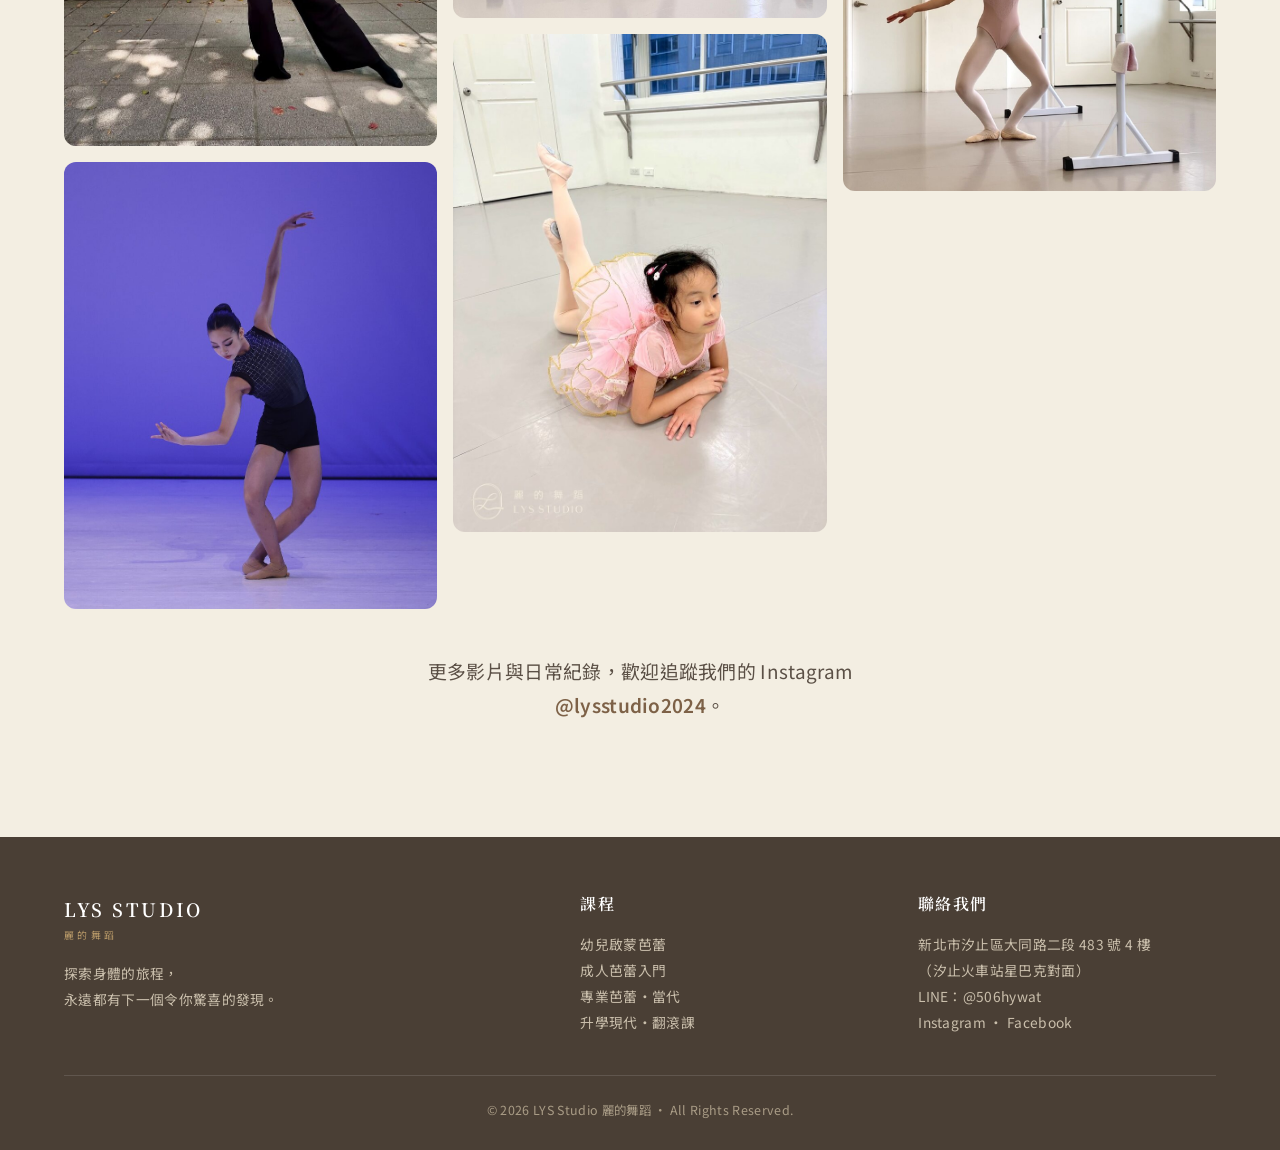
<file: gallery.html>
<!DOCTYPE html>
<html lang="zh-Hant">
<head>
<meta charset="UTF-8">
<meta name="viewport" content="width=device-width, initial-scale=1.0">
<title>作品集 ｜ LYS Studio 麗的舞蹈</title>
<meta name="description" content="LYS Studio 學生與舞者的舞台瞬間、競賽榮耀與課堂紀錄。">
<link rel="icon" href="assets/logo.jpg">
<link rel="preconnect" href="https://fonts.googleapis.com"><link rel="preconnect" href="https://fonts.gstatic.com" crossorigin>
<link href="https://fonts.googleapis.com/css2?family=Noto+Serif+TC:wght@500;600&family=Noto+Sans+TC:wght@400;500&display=swap" rel="stylesheet">
<link rel="canonical" href="https://shxck888.github.io/LYS-Studio/gallery.html">
<meta name="theme-color" content="#9a7b5f">
<meta property="og:type" content="website">
<meta property="og:site_name" content="LYS Studio 麗的舞蹈">
<meta property="og:locale" content="zh_TW">
<meta property="og:title" content="作品集 ｜ LYS Studio 麗的舞蹈">
<meta property="og:description" content="LYS Studio 學生與舞者的舞台瞬間、競賽榮耀與課堂紀錄。">
<meta property="og:url" content="https://shxck888.github.io/LYS-Studio/gallery.html">
<meta property="og:image" content="https://shxck888.github.io/LYS-Studio/assets/img/og-image.jpg">
<meta property="og:image:width" content="1200">
<meta property="og:image:height" content="630">
<meta name="twitter:card" content="summary_large_image">
<meta name="twitter:title" content="作品集 ｜ LYS Studio 麗的舞蹈">
<meta name="twitter:description" content="LYS Studio 學生與舞者的舞台瞬間、競賽榮耀與課堂紀錄。">
<meta name="twitter:image" content="https://shxck888.github.io/LYS-Studio/assets/img/og-image.jpg">
<link rel="stylesheet" href="assets/style.css">
</head>
<body>

<header class="site-header">
  <nav class="nav wrap">
    <a href="index.html" class="brand"><img src="assets/logo.jpg" alt="LYS Studio logo"><span class="brand-txt"><b>LYS STUDIO</b><span>麗的舞蹈</span></span></a>
    <ul class="menu">
      <li><a href="index.html">首頁</a></li>
      <li><a href="courses.html">課程</a></li>
      <li><a href="schedule.html">課表</a></li>
      <li><a href="teachers.html">師資</a></li>
      <li><a href="gallery.html" class="active">作品集</a></li>
      <li><a href="contact.html">聯絡・報名</a></li>
    </ul>
    <a href="contact.html" class="btn btn--solid nav-cta">預約體驗</a>
    <button class="burger" aria-label="選單"><span></span><span></span><span></span></button>
  </nav>
</header>

<section class="banner">
  <div class="wrap"><h1>作品集</h1><p class="crumb">GALLERY ・ 舞台上的每一個瞬間</p></div>
</section>

<!-- ACHIEVEMENTS -->
<section class="section">
  <div class="wrap">
    <div class="head head--center">
      <p class="eyebrow">競賽榮耀</p>
      <h2>2026 優勢盃國際舞蹈公開賽</h2>
      <div class="divider"></div>
    </div>
    <div class="grid grid-2">
      <div class="award reveal"><span class="medal">🥇</span><h4>戴珮緹</h4><p>當代・個人 19–25 歲組</p><span class="prize">金獎 ・ 評審獎（Highest Score）</span></div>
      <div class="award reveal"><span class="medal">🥇</span><h4>陳令妍</h4><p>芭蕾・個人社會 31–40 歲組</p><span class="prize">金獎 ・ 評審獎 ・ 最佳指導老師獎（鄭希玲）</span></div>
      <div class="award reveal"><span class="medal">🥇</span><h4>高子睎</h4><p>芭蕾・個人 14 歲組</p><span class="prize">金獎 ・ AODC 50% 獎學金</span></div>
      <div class="award reveal"><span class="medal">🥇</span><h4>高子睎</h4><p>當代・14 歲組</p><span class="prize">金獎 ・ Keithlink 品牌獎</span></div>
    </div>
    <div class="chips">
      <span class="chip">Asian Star Grand Prix</span>
      <span class="chip">Formosa Grand Prix</span>
      <span class="chip">Taiwan Grand Prix</span>
      <span class="chip">亞洲之星國際舞蹈大賽</span>
      <span class="chip">第三屆秋季桃藝盃舞蹈大賽</span>
      <span class="chip">International Arts</span>
    </div>
  </div>
</section>

<!-- PHOTO GRID -->
<section class="section section--cream">
  <div class="wrap">
    <div class="head head--center">
      <p class="eyebrow">影像紀錄</p>
      <h2>練習・舞台・成長</h2>
      <div class="divider"></div>
      <p class="lead center">點擊照片可放大瀏覽。</p>
    </div>
    <div class="gallery">
      <img data-lb src="assets/img/g-02.jpg" alt="金獎舞者">
      <img data-lb src="assets/img/g-01.jpg" alt="Asian Star 舞台">
      <img data-lb src="assets/img/g-06.jpg" alt="芭蕾個人課">
      <img data-lb src="assets/img/g-03.jpg" alt="比賽落幕">
      <img data-lb src="assets/img/g-05.jpg" alt="Taiwan Grand Prix">
      <img data-lb src="assets/img/g-08.jpg" alt="幼兒芭蕾">
      <img data-lb src="assets/img/g-11.jpg" alt="當代工作坊">
      <img data-lb src="assets/img/g-04.jpg" alt="優勢盃公開賽">
      <img data-lb src="assets/img/g-09.jpg" alt="成人硬鞋初體驗">
      <img data-lb src="assets/img/g-07.jpg" alt="幼兒啟蒙">
      <img data-lb src="assets/img/g-12.jpg" alt="把桿訓練">
      <img data-lb src="assets/img/g-10.jpg" alt="成人芭蕾入門">
      <img data-lb src="assets/img/hero-3.jpg" alt="專業芭蕾工作坊">
      <img data-lb src="assets/img/course-contemp.jpg" alt="專業當代">
      <img data-lb src="assets/img/course-private.jpg" alt="當代探索">
    </div>
    <p class="lead center" style="margin:2.8rem auto 0;text-align:center">
      更多影片與日常紀錄，歡迎追蹤我們的 Instagram
      <a href="https://www.instagram.com/lysstudio2024/" target="_blank" rel="noopener" style="color:var(--taupe-dark);font-weight:600">@lysstudio2024</a>。</p>
  </div>
</section>

<footer class="footer">
  <div class="wrap footer__grid">
    <div><div class="brand" style="margin-bottom:1rem"><span class="brand-txt"><b>LYS STUDIO</b><span>麗的舞蹈</span></span></div><p>探索身體的旅程，<br>永遠都有下一個令你驚喜的發現。</p></div>
    <div><h4>課程</h4><ul><li><a href="courses.html">幼兒啟蒙芭蕾</a></li><li><a href="courses.html">成人芭蕾入門</a></li><li><a href="courses.html">專業芭蕾・當代</a></li><li><a href="courses.html">升學現代・翻滾課</a></li></ul></div>
    <div><h4>聯絡我們</h4><ul><li>新北市汐止區大同路二段 483 號 4 樓</li><li>（汐止火車站星巴克對面）</li><li>LINE：@506hywat</li><li><a href="https://www.instagram.com/lysstudio2024/" target="_blank" rel="noopener">Instagram</a> ・ <a href="https://www.facebook.com/LIDEDS" target="_blank" rel="noopener">Facebook</a></li></ul></div>
  </div>
  <div class="foot-bottom wrap">© 2026 LYS Studio 麗的舞蹈 ・ All Rights Reserved.</div>
</footer>

<script src="assets/script.js"></script>
</body>
</html>
</file>
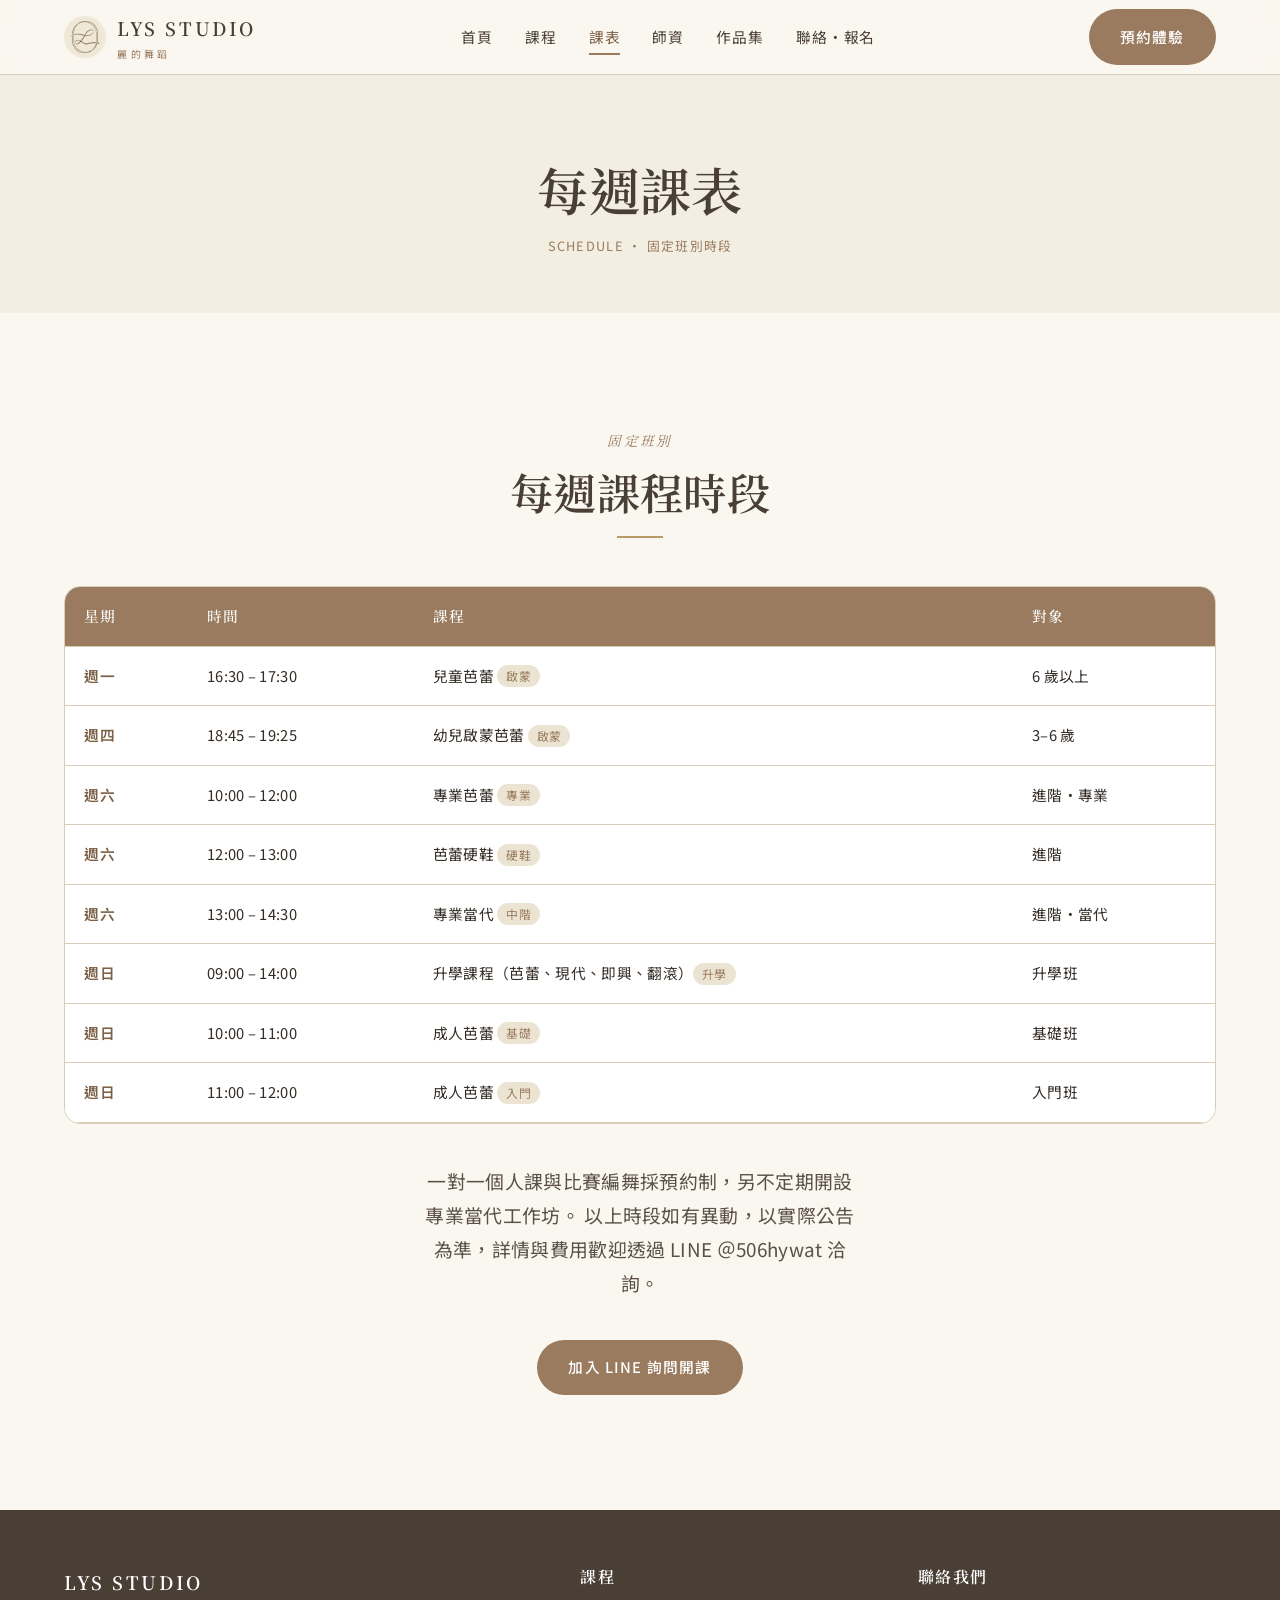
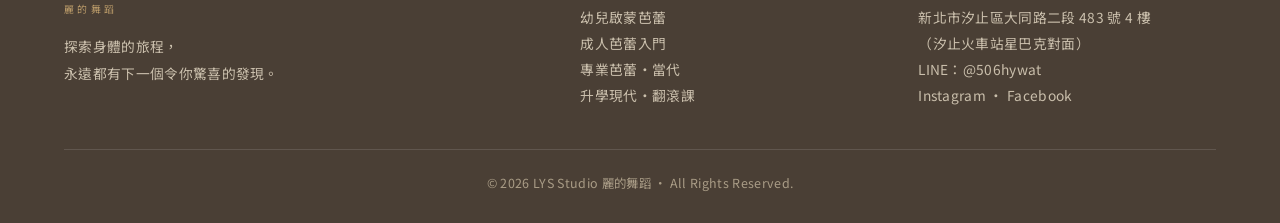
<file: schedule.html>
<!DOCTYPE html>
<html lang="zh-Hant">
<head>
<meta charset="UTF-8">
<meta name="viewport" content="width=device-width, initial-scale=1.0">
<title>每週課表 ｜ LYS Studio 麗的舞蹈</title>
<meta name="description" content="LYS Studio 麗的舞蹈每週課程時間表，含幼兒啟蒙芭蕾、成人芭蕾、專業芭蕾、升學現代等。">
<link rel="icon" href="assets/logo.jpg">
<link rel="preconnect" href="https://fonts.googleapis.com"><link rel="preconnect" href="https://fonts.gstatic.com" crossorigin>
<link href="https://fonts.googleapis.com/css2?family=Noto+Serif+TC:wght@500;600&family=Noto+Sans+TC:wght@400;500&display=swap" rel="stylesheet">
<link rel="canonical" href="https://shxck888.github.io/LYS-Studio/schedule.html">
<meta name="theme-color" content="#9a7b5f">
<meta property="og:type" content="website">
<meta property="og:site_name" content="LYS Studio 麗的舞蹈">
<meta property="og:locale" content="zh_TW">
<meta property="og:title" content="每週課表 ｜ LYS Studio 麗的舞蹈">
<meta property="og:description" content="LYS Studio 麗的舞蹈每週課程時間表，含幼兒啟蒙芭蕾、成人芭蕾、專業芭蕾、升學現代等。">
<meta property="og:url" content="https://shxck888.github.io/LYS-Studio/schedule.html">
<meta property="og:image" content="https://shxck888.github.io/LYS-Studio/assets/img/og-image.jpg">
<meta property="og:image:width" content="1200">
<meta property="og:image:height" content="630">
<meta name="twitter:card" content="summary_large_image">
<meta name="twitter:title" content="每週課表 ｜ LYS Studio 麗的舞蹈">
<meta name="twitter:description" content="LYS Studio 麗的舞蹈每週課程時間表，含幼兒啟蒙芭蕾、成人芭蕾、專業芭蕾、升學現代等。">
<meta name="twitter:image" content="https://shxck888.github.io/LYS-Studio/assets/img/og-image.jpg">
<link rel="stylesheet" href="assets/style.css">
</head>
<body>

<header class="site-header">
  <nav class="nav wrap">
    <a href="index.html" class="brand"><img src="assets/logo.jpg" alt="LYS Studio logo"><span class="brand-txt"><b>LYS STUDIO</b><span>麗的舞蹈</span></span></a>
    <ul class="menu">
      <li><a href="index.html">首頁</a></li>
      <li><a href="courses.html">課程</a></li>
      <li><a href="schedule.html" class="active">課表</a></li>
      <li><a href="teachers.html">師資</a></li>
      <li><a href="gallery.html">作品集</a></li>
      <li><a href="contact.html">聯絡・報名</a></li>
    </ul>
    <a href="contact.html" class="btn btn--solid nav-cta">預約體驗</a>
    <button class="burger" aria-label="選單"><span></span><span></span><span></span></button>
  </nav>
</header>

<section class="banner">
  <div class="wrap"><h1>每週課表</h1><p class="crumb">SCHEDULE ・ 固定班別時段</p></div>
</section>

<section class="section">
  <div class="wrap">
    <div class="head head--center">
      <p class="eyebrow">固定班別</p>
      <h2>每週課程時段</h2>
      <div class="divider"></div>
    </div>

    <div class="table-wrap reveal">
      <table class="sched">
        <thead><tr><th>星期</th><th>時間</th><th>課程</th><th>對象</th></tr></thead>
        <tbody>
          <tr><td>週一</td><td>16:30 – 17:30</td><td>兒童芭蕾 <span class="lvl">啟蒙</span></td><td>6 歲以上</td></tr>
          <tr><td>週四</td><td>18:45 – 19:25</td><td>幼兒啟蒙芭蕾 <span class="lvl">啟蒙</span></td><td>3–6 歲</td></tr>
          <tr><td>週六</td><td>10:00 – 12:00</td><td>專業芭蕾 <span class="lvl">專業</span></td><td>進階・專業</td></tr>
          <tr><td>週六</td><td>12:00 – 13:00</td><td>芭蕾硬鞋 <span class="lvl">硬鞋</span></td><td>進階</td></tr>
          <tr><td>週六</td><td>13:00 – 14:30</td><td>專業當代 <span class="lvl">中階</span></td><td>進階・當代</td></tr>
          <tr><td>週日</td><td>09:00 – 14:00</td><td>升學課程（芭蕾、現代、即興、翻滾）<span class="lvl">升學</span></td><td>升學班</td></tr>
          <tr><td>週日</td><td>10:00 – 11:00</td><td>成人芭蕾 <span class="lvl">基礎</span></td><td>基礎班</td></tr>
          <tr><td>週日</td><td>11:00 – 12:00</td><td>成人芭蕾 <span class="lvl">入門</span></td><td>入門班</td></tr>
        </tbody>
      </table>
    </div>

    <p class="lead center" style="margin:2.5rem auto 0;text-align:center">
      一對一個人課與比賽編舞採預約制，另不定期開設專業當代工作坊。
      以上時段如有異動，以實際公告為準，詳情與費用歡迎透過 LINE ＠506hywat 洽詢。</p>

    <div class="center" style="margin-top:2.5rem">
      <a href="https://line.me/R/ti/p/@506hywat" target="_blank" rel="noopener" class="btn btn--solid">加入 LINE 詢問開課</a>
    </div>
  </div>
</section>

<footer class="footer">
  <div class="wrap footer__grid">
    <div><div class="brand" style="margin-bottom:1rem"><span class="brand-txt"><b>LYS STUDIO</b><span>麗的舞蹈</span></span></div><p>探索身體的旅程，<br>永遠都有下一個令你驚喜的發現。</p></div>
    <div><h4>課程</h4><ul><li><a href="courses.html">幼兒啟蒙芭蕾</a></li><li><a href="courses.html">成人芭蕾入門</a></li><li><a href="courses.html">專業芭蕾・當代</a></li><li><a href="courses.html">升學現代・翻滾課</a></li></ul></div>
    <div><h4>聯絡我們</h4><ul><li>新北市汐止區大同路二段 483 號 4 樓</li><li>（汐止火車站星巴克對面）</li><li>LINE：@506hywat</li><li><a href="https://www.instagram.com/lysstudio2024/" target="_blank" rel="noopener">Instagram</a> ・ <a href="https://www.facebook.com/LIDEDS" target="_blank" rel="noopener">Facebook</a></li></ul></div>
  </div>
  <div class="foot-bottom wrap">© 2026 LYS Studio 麗的舞蹈 ・ All Rights Reserved.</div>
</footer>

<script src="assets/script.js"></script>
</body>
</html>
</file>
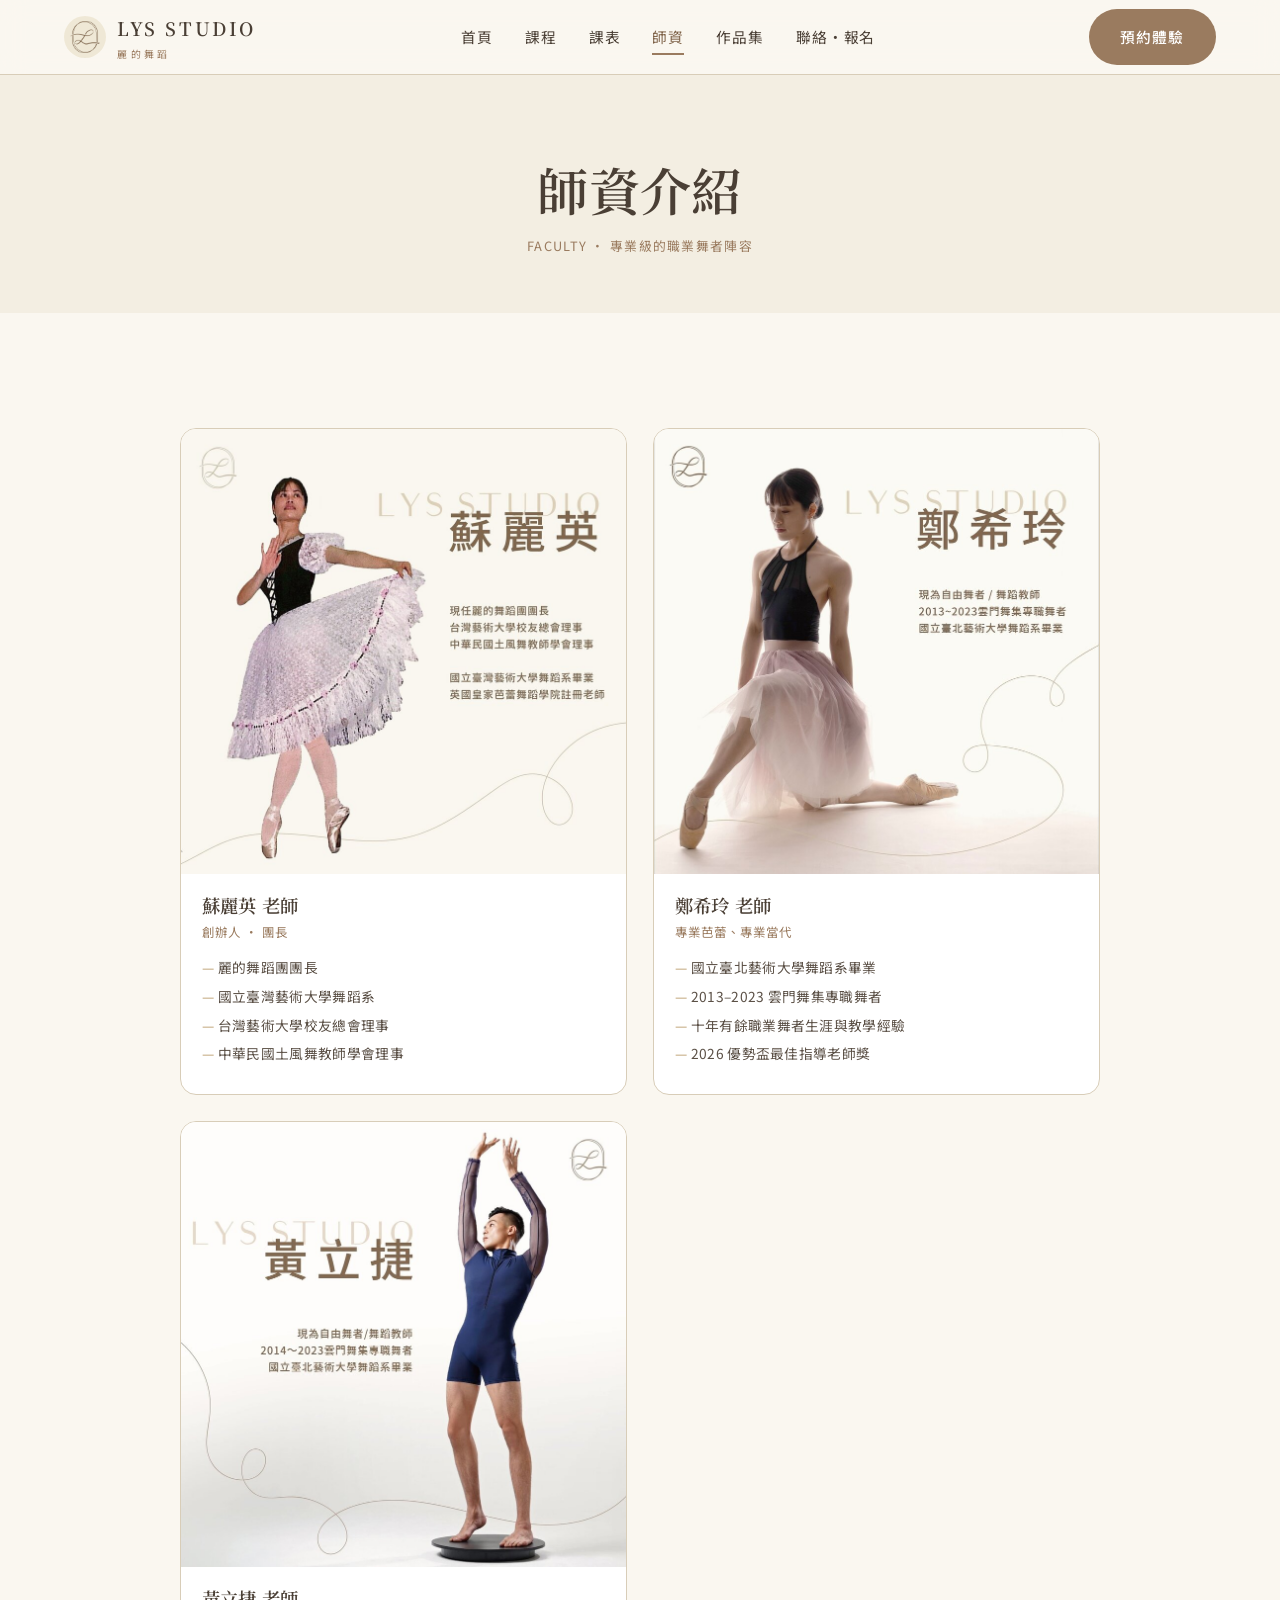
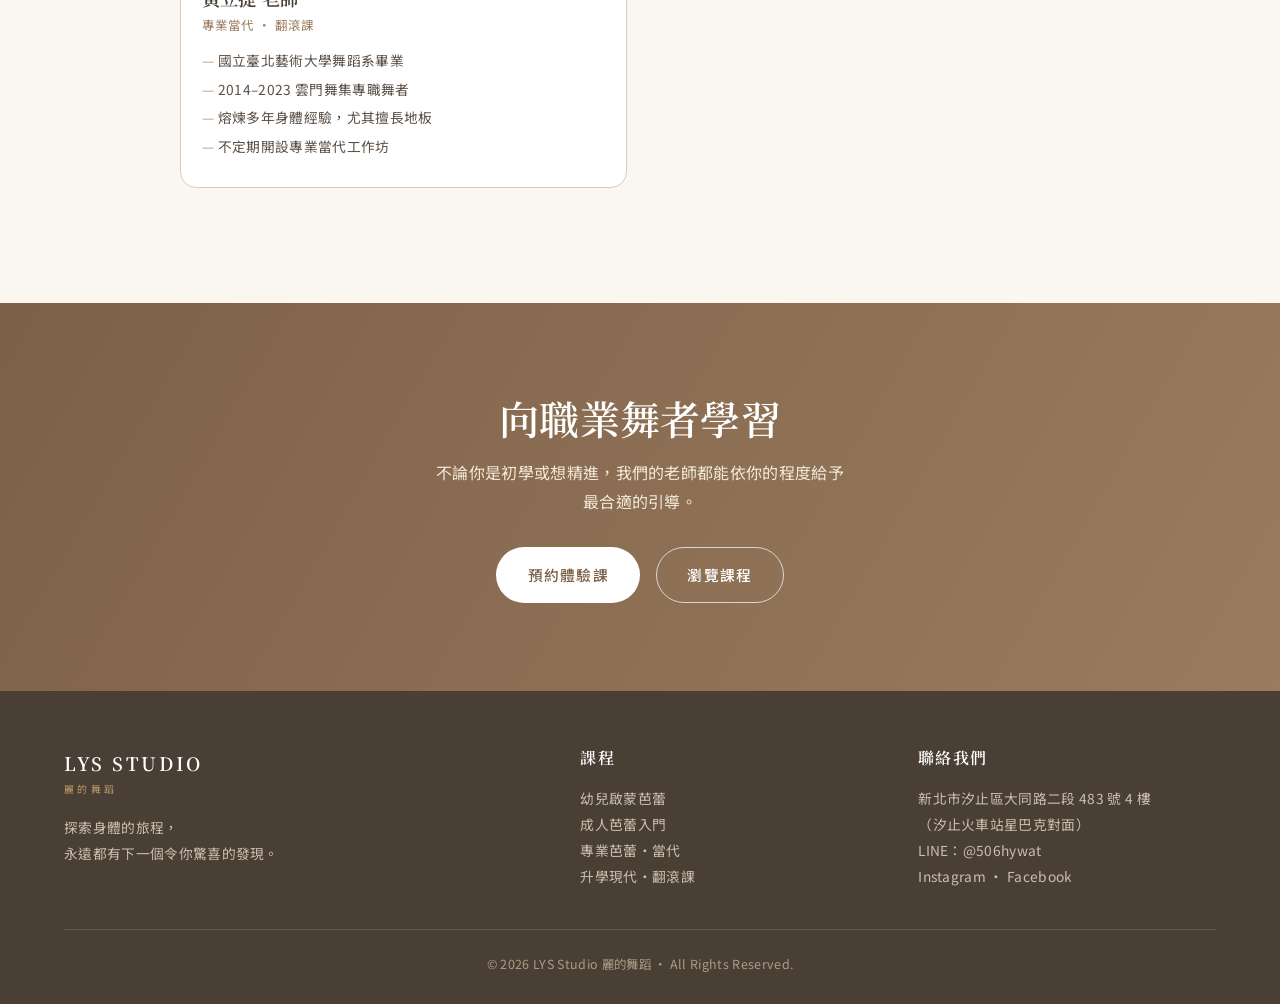
<file: teachers.html>
<!DOCTYPE html>
<html lang="zh-Hant">
<head>
<meta charset="UTF-8">
<meta name="viewport" content="width=device-width, initial-scale=1.0">
<title>師資介紹 ｜ LYS Studio 麗的舞蹈</title>
<meta name="description" content="LYS Studio 師資陣容，多位老師為國立臺北藝術大學舞蹈系畢業、雲門舞集專職舞者。">
<link rel="icon" href="assets/logo.jpg">
<link rel="preconnect" href="https://fonts.googleapis.com"><link rel="preconnect" href="https://fonts.gstatic.com" crossorigin>
<link href="https://fonts.googleapis.com/css2?family=Noto+Serif+TC:wght@500;600&family=Noto+Sans+TC:wght@400;500&display=swap" rel="stylesheet">
<link rel="canonical" href="https://shxck888.github.io/LYS-Studio/teachers.html">
<meta name="theme-color" content="#9a7b5f">
<meta property="og:type" content="website">
<meta property="og:site_name" content="LYS Studio 麗的舞蹈">
<meta property="og:locale" content="zh_TW">
<meta property="og:title" content="師資介紹 ｜ LYS Studio 麗的舞蹈">
<meta property="og:description" content="LYS Studio 師資陣容，多位老師為國立臺北藝術大學舞蹈系畢業、雲門舞集專職舞者。">
<meta property="og:url" content="https://shxck888.github.io/LYS-Studio/teachers.html">
<meta property="og:image" content="https://shxck888.github.io/LYS-Studio/assets/img/og-image.jpg">
<meta property="og:image:width" content="1200">
<meta property="og:image:height" content="630">
<meta name="twitter:card" content="summary_large_image">
<meta name="twitter:title" content="師資介紹 ｜ LYS Studio 麗的舞蹈">
<meta name="twitter:description" content="LYS Studio 師資陣容，多位老師為國立臺北藝術大學舞蹈系畢業、雲門舞集專職舞者。">
<meta name="twitter:image" content="https://shxck888.github.io/LYS-Studio/assets/img/og-image.jpg">
<link rel="stylesheet" href="assets/style.css">
</head>
<body>

<header class="site-header">
  <nav class="nav wrap">
    <a href="index.html" class="brand"><img src="assets/logo.jpg" alt="LYS Studio logo"><span class="brand-txt"><b>LYS STUDIO</b><span>麗的舞蹈</span></span></a>
    <ul class="menu">
      <li><a href="index.html">首頁</a></li>
      <li><a href="courses.html">課程</a></li>
      <li><a href="schedule.html">課表</a></li>
      <li><a href="teachers.html" class="active">師資</a></li>
      <li><a href="gallery.html">作品集</a></li>
      <li><a href="contact.html">聯絡・報名</a></li>
    </ul>
    <a href="contact.html" class="btn btn--solid nav-cta">預約體驗</a>
    <button class="burger" aria-label="選單"><span></span><span></span><span></span></button>
  </nav>
</header>

<section class="banner">
  <div class="wrap"><h1>師資介紹</h1><p class="crumb">FACULTY ・ 專業級的職業舞者陣容</p></div>
</section>

<section class="section">
  <div class="wrap">
    <div class="grid grid-2" style="max-width:920px;margin-inline:auto">
      <article class="teacher reveal">
        <div class="teacher__img"><img src="assets/img/teacher-su.jpg" alt="蘇老師"></div>
        <div class="teacher__body"><h3>蘇麗英 老師</h3><p class="role">創辦人 ・ 團長</p>
          <ul><li>麗的舞蹈團團長</li><li>國立臺灣藝術大學舞蹈系</li><li>台灣藝術大學校友總會理事</li><li>中華民國土風舞教師學會理事</li></ul></div>
      </article>

      <article class="teacher reveal">
        <div class="teacher__img"><img src="assets/img/teacher-shiling.jpg" alt="希玲老師"></div>
        <div class="teacher__body"><h3>鄭希玲 老師</h3><p class="role">專業芭蕾、專業當代</p>
          <ul><li>國立臺北藝術大學舞蹈系畢業</li><li>2013–2023 雲門舞集專職舞者</li><li>十年有餘職業舞者生涯與教學經驗</li><li>2026 優勢盃最佳指導老師獎</li></ul></div>
      </article>

      <article class="teacher reveal">
        <div class="teacher__img"><img src="assets/img/teacher-lijie.jpg" alt="立捷老師"></div>
        <div class="teacher__body"><h3>黃立捷 老師</h3><p class="role">專業當代 ・ 翻滾課</p>
          <ul><li>國立臺北藝術大學舞蹈系畢業</li><li>2014–2023 雲門舞集專職舞者</li><li>熔煉多年身體經驗，尤其擅長地板</li><li>不定期開設專業當代工作坊</li></ul></div>
      </article>


    </div>
  </div>
</section>

<section class="cta-band">
  <div class="wrap">
    <h2>向職業舞者學習</h2>
    <p>不論你是初學或想精進，我們的老師都能依你的程度給予最合適的引導。</p>
    <div class="hero__btns" style="justify-content:center">
      <a href="contact.html" class="btn btn--solid">預約體驗課</a>
      <a href="courses.html" class="btn btn--ghost">瀏覽課程</a>
    </div>
  </div>
</section>

<footer class="footer">
  <div class="wrap footer__grid">
    <div><div class="brand" style="margin-bottom:1rem"><span class="brand-txt"><b>LYS STUDIO</b><span>麗的舞蹈</span></span></div><p>探索身體的旅程，<br>永遠都有下一個令你驚喜的發現。</p></div>
    <div><h4>課程</h4><ul><li><a href="courses.html">幼兒啟蒙芭蕾</a></li><li><a href="courses.html">成人芭蕾入門</a></li><li><a href="courses.html">專業芭蕾・當代</a></li><li><a href="courses.html">升學現代・翻滾課</a></li></ul></div>
    <div><h4>聯絡我們</h4><ul><li>新北市汐止區大同路二段 483 號 4 樓</li><li>（汐止火車站星巴克對面）</li><li>LINE：@506hywat</li><li><a href="https://www.instagram.com/lysstudio2024/" target="_blank" rel="noopener">Instagram</a> ・ <a href="https://www.facebook.com/LIDEDS" target="_blank" rel="noopener">Facebook</a></li></ul></div>
  </div>
  <div class="foot-bottom wrap">© 2026 LYS Studio 麗的舞蹈 ・ All Rights Reserved.</div>
</footer>

<script src="assets/script.js"></script>
</body>
</html>
</file>
<file: assets/style.css>
/* ===== LYS Studio — 麗的舞蹈 ===== */
:root{
  --cream:#f3eee2;
  --cream-2:#ece4d3;
  --paper:#faf7f0;
  --taupe:#9a7b5f;
  --taupe-dark:#7d6147;
  --brown:#4a3f35;
  --ink:#332c25;
  --gold:#b89968;
  --line:#d8cdb8;
  --shadow:0 18px 50px -24px rgba(74,63,53,.45);
  --serif:"Noto Serif TC",Georgia,"Songti TC",serif;
  --sans:"Noto Sans TC","Helvetica Neue",Arial,sans-serif;
}
*{margin:0;padding:0;box-sizing:border-box}
html{scroll-behavior:smooth}
body{
  font-family:var(--sans);color:var(--ink);background:var(--paper);
  line-height:1.8;font-size:16px;-webkit-font-smoothing:antialiased;
  letter-spacing:.02em;overflow-x:hidden;
}
img{display:block;max-width:100%}
a{color:inherit;text-decoration:none;transition:.25s}
h1,h2,h3,h4{font-family:var(--serif);font-weight:600;line-height:1.35;color:var(--brown)}
.serif{font-family:var(--serif)}
.wrap{width:min(1180px,90%);margin-inline:auto}
.eyebrow{font-family:var(--serif);font-style:italic;color:var(--taupe);letter-spacing:.18em;
  font-size:.85rem;text-transform:uppercase;margin-bottom:.6rem}
.section{padding:clamp(4rem,9vw,7.5rem) 0}
.section--cream{background:var(--cream)}
.center{text-align:center}
.lead{font-size:clamp(1rem,2.4vw,1.18rem);color:#5b5046;max-width:44ch}
.center .lead{margin-inline:auto}

/* buttons */
.btn{display:inline-flex;align-items:center;gap:.5rem;padding:.85rem 1.9rem;border-radius:999px;
  font-size:.92rem;letter-spacing:.08em;font-weight:500;cursor:pointer;border:1px solid transparent;transition:.3s}
.btn--solid{background:var(--taupe);color:#fff}
.btn--solid:hover{background:var(--taupe-dark);transform:translateY(-2px);box-shadow:var(--shadow)}
.btn--ghost{border-color:var(--taupe);color:var(--taupe-dark)}
.btn--ghost:hover{background:var(--taupe);color:#fff}
.btn--line{background:#06c755;color:#fff}
.btn--line:hover{filter:brightness(.93);transform:translateY(-2px)}

/* header */
.site-header{position:sticky;top:0;z-index:50;background:rgba(250,247,240,.82);
  backdrop-filter:blur(12px);border-bottom:1px solid var(--line)}
.nav{display:flex;align-items:center;justify-content:space-between;height:74px}
.brand{display:flex;align-items:center;gap:.7rem}
.brand img{width:42px;height:42px;border-radius:50%}
.brand b{font-family:var(--serif);font-size:1.15rem;letter-spacing:.14em;color:var(--brown);font-weight:600}
.brand span{display:block;font-size:.62rem;letter-spacing:.34em;color:var(--taupe);text-transform:uppercase}
.menu{display:flex;align-items:center;gap:2rem;list-style:none}
.menu a{font-size:.92rem;letter-spacing:.06em;color:var(--brown);position:relative;padding:.2rem 0}
.menu a::after{content:"";position:absolute;left:0;bottom:-4px;width:0;height:1.5px;background:var(--taupe);transition:.3s}
.menu a:hover::after,.menu a.active::after{width:100%}
.menu a.active{color:var(--taupe-dark)}
.nav-cta{margin-left:.5rem}
.burger{display:none;flex-direction:column;gap:5px;background:none;border:0;cursor:pointer;padding:6px}
.burger span{width:24px;height:2px;background:var(--brown);transition:.3s}

/* hero */
.hero{position:relative;min-height:90vh;display:flex;align-items:center;overflow:hidden}
.hero__bg{position:absolute;inset:0}
.hero__bg img{width:100%;height:100%;object-fit:cover;object-position:center 28%}
.hero__bg::after{content:"";position:absolute;inset:0;
  background:linear-gradient(105deg,rgba(40,33,27,.72) 0%,rgba(60,48,38,.45) 45%,rgba(120,96,72,.12) 100%)}
.hero__inner{position:relative;z-index:2;color:#fdfaf3;padding:6rem 0}
.hero__inner .eyebrow{color:#e6d4b8}
.hero h1{color:#fff;font-size:clamp(2.4rem,6vw,4.4rem);font-weight:600;letter-spacing:.04em;margin-bottom:1.3rem}
.hero p{font-size:clamp(1.02rem,2.5vw,1.3rem);max-width:34ch;color:#f1e9da;margin-bottom:2.2rem}
.hero__btns{display:flex;gap:1rem;flex-wrap:wrap}
.hero .btn--ghost{border-color:rgba(255,255,255,.7);color:#fff}
.hero .btn--ghost:hover{background:#fff;color:var(--brown)}

/* generic grids */
.grid{display:grid;gap:1.6rem}
.grid-2{grid-template-columns:repeat(2,1fr)}
.grid-3{grid-template-columns:repeat(3,1fr)}
.grid-4{grid-template-columns:repeat(4,1fr)}

/* section heading */
.head{margin-bottom:3rem}
.head h2{font-size:clamp(1.8rem,4vw,2.7rem)}
.head--center{text-align:center}
.head--center .lead{margin-inline:auto}
.divider{width:46px;height:2px;background:var(--gold);margin:1rem 0}
.head--center .divider{margin:1rem auto}

/* feature cards */
.feature{background:var(--paper);border:1px solid var(--line);border-radius:18px;padding:2.2rem 1.8rem;
  transition:.35s}
.section--cream .feature{background:#fff}
.feature:hover{transform:translateY(-6px);box-shadow:var(--shadow);border-color:var(--taupe)}
.feature .ic{font-family:var(--serif);font-size:1.6rem;color:var(--taupe);margin-bottom:.6rem}
.feature h3{font-size:1.15rem;margin-bottom:.5rem}
.feature p{font-size:.93rem;color:#5b5046}

/* course cards */
.course{position:relative;border-radius:18px;overflow:hidden;background:#fff;border:1px solid var(--line);
  box-shadow:0 10px 30px -22px rgba(74,63,53,.4);transition:.35s}
.course:hover{transform:translateY(-6px);box-shadow:var(--shadow)}
.course__img{aspect-ratio:4/3;overflow:hidden}
.course__img img{width:100%;height:100%;object-fit:cover;transition:.6s}
.course:hover .course__img img{transform:scale(1.06)}
.course__body{padding:1.4rem 1.5rem 1.7rem}
.course__body h3{font-size:1.2rem;margin-bottom:.35rem}
.tag{display:inline-block;font-size:.72rem;letter-spacing:.12em;color:var(--taupe-dark);
  background:var(--cream-2);padding:.25rem .7rem;border-radius:999px;margin-bottom:.7rem}
.course__body p{font-size:.9rem;color:#5b5046;margin-bottom:.7rem}
.course__time{font-size:.83rem;color:var(--taupe-dark);border-top:1px dashed var(--line);padding-top:.7rem;font-weight:500}

/* split */
.split{display:grid;grid-template-columns:1fr 1fr;gap:clamp(2rem,5vw,4.5rem);align-items:center}
.split img{border-radius:18px;box-shadow:var(--shadow);width:100%;aspect-ratio:4/5;object-fit:cover}
.stat-row{display:flex;gap:2.5rem;margin-top:1.8rem;flex-wrap:wrap}
.stat b{font-family:var(--serif);font-size:2.1rem;color:var(--taupe);display:block;line-height:1}
.stat span{font-size:.82rem;color:#6b6055;letter-spacing:.05em}

/* teachers */
.teacher{background:#fff;border:1px solid var(--line);border-radius:16px;overflow:hidden;transition:.35s}
.teacher:hover{transform:translateY(-6px);box-shadow:var(--shadow)}
.teacher__img{aspect-ratio:1/1;overflow:hidden;background:var(--cream)}
.teacher__img img{width:100%;height:100%;object-fit:cover}
.teacher__body{padding:1.2rem 1.3rem 1.5rem}
.teacher__body h3{font-size:1.15rem}
.teacher__body .role{font-size:.78rem;color:var(--taupe);letter-spacing:.08em;margin:.2rem 0 .7rem}
.teacher__body ul{list-style:none;font-size:.86rem;color:#5b5046}
.teacher__body li{padding-left:1rem;position:relative;margin-bottom:.25rem}
.teacher__body li::before{content:"—";position:absolute;left:0;color:var(--gold)}

/* achievements */
.award{background:#fff;border:1px solid var(--line);border-left:4px solid var(--gold);
  border-radius:12px;padding:1.3rem 1.5rem;transition:.3s}
.award:hover{box-shadow:var(--shadow);transform:translateX(4px)}
.award .medal{font-size:1.3rem}
.award h4{font-size:1.05rem;margin:.2rem 0}
.award p{font-size:.86rem;color:#5b5046}
.award .prize{display:inline-block;margin-top:.5rem;font-size:.78rem;color:var(--taupe-dark);font-weight:600}
.chips{display:flex;flex-wrap:wrap;gap:.7rem;justify-content:center;margin-top:2.2rem}
.chip{font-size:.82rem;background:#fff;border:1px solid var(--line);padding:.5rem 1.1rem;border-radius:999px;color:var(--brown)}

/* gallery */
.gallery{columns:3;column-gap:1rem}
.gallery img{width:100%;border-radius:12px;margin-bottom:1rem;cursor:pointer;transition:.4s;break-inside:avoid}
.gallery img:hover{filter:brightness(1.05);transform:scale(1.01)}

/* schedule table */
.table-wrap{overflow-x:auto;border-radius:16px;border:1px solid var(--line)}
table.sched{width:100%;border-collapse:collapse;background:#fff;min-width:560px}
.sched th,.sched td{padding:1rem 1.2rem;text-align:left;border-bottom:1px solid var(--line);font-size:.92rem}
.sched thead th{background:var(--taupe);color:#fff;font-family:var(--serif);font-weight:500;letter-spacing:.05em}
.sched tbody tr:hover{background:var(--cream)}
.sched td:first-child{font-weight:600;color:var(--taupe-dark);white-space:nowrap}
.sched .lvl{font-size:.74rem;color:var(--taupe);background:var(--cream-2);padding:.15rem .55rem;border-radius:999px}

/* contact */
.contact-grid{display:grid;grid-template-columns:1fr 1fr;gap:clamp(2rem,5vw,4rem);align-items:start}
.info-list{list-style:none}
.info-list li{display:flex;gap:1rem;padding:1.1rem 0;border-bottom:1px solid var(--line)}
.info-list .k{font-family:var(--serif);color:var(--taupe);min-width:5.5rem;font-size:.95rem}
.info-list .v{color:var(--ink);font-size:.95rem}
.map{border:0;width:100%;height:100%;min-height:360px;border-radius:16px}
.social-row{display:flex;gap:1rem;margin-top:1.5rem;flex-wrap:wrap}
.social-row a{display:inline-flex;align-items:center;gap:.5rem;font-size:.9rem;padding:.7rem 1.3rem;
  border:1px solid var(--line);border-radius:999px;color:var(--brown)}
.social-row a:hover{background:var(--taupe);color:#fff;border-color:var(--taupe)}

/* page banner */
.banner{background:var(--cream);padding:clamp(3rem,7vw,5rem) 0 clamp(2.5rem,5vw,3.5rem);text-align:center}
.banner h1{font-size:clamp(2rem,5vw,3.2rem)}
.banner .crumb{font-size:.8rem;letter-spacing:.1em;color:var(--taupe);margin-top:.6rem}

/* CTA band */
.cta-band{background:linear-gradient(120deg,var(--taupe-dark),var(--taupe));color:#fff;text-align:center;
  padding:clamp(3.5rem,7vw,5.5rem) 0}
.cta-band h2{color:#fff;font-size:clamp(1.7rem,4vw,2.5rem);margin-bottom:.8rem}
.cta-band p{color:#f2e9da;max-width:46ch;margin:0 auto 2rem}
.cta-band .btn--solid{background:#fff;color:var(--taupe-dark)}
.cta-band .btn--solid:hover{background:var(--cream)}
.cta-band .btn--ghost{border-color:rgba(255,255,255,.7);color:#fff}
.cta-band .btn--ghost:hover{background:#fff;color:var(--taupe-dark)}

/* footer */
.footer{background:var(--brown);color:#e7ddcd;padding:3.5rem 0 1.8rem}
.footer__grid{display:grid;grid-template-columns:1.6fr 1fr 1fr;gap:2.5rem;margin-bottom:2.5rem}
.footer h4{color:#fff;font-size:1rem;margin-bottom:1rem;letter-spacing:.08em}
.footer p,.footer li{font-size:.86rem;color:#cabfac;line-height:1.9}
.footer ul{list-style:none}
.footer a:hover{color:#fff}
.footer .brand b{color:#fff}
.footer .brand span{color:var(--gold)}
.foot-bottom{border-top:1px solid rgba(255,255,255,.12);padding-top:1.4rem;text-align:center;
  font-size:.78rem;color:#a99c86}

/* reveal animation */
.reveal{opacity:0;transform:translateY(26px);transition:.7s cubic-bezier(.2,.7,.3,1)}
.reveal.in{opacity:1;transform:none}

/* lightbox */
.lb{position:fixed;inset:0;background:rgba(30,24,19,.92);display:none;align-items:center;justify-content:center;z-index:100;padding:2rem}
.lb.open{display:flex}
.lb img{max-width:92vw;max-height:88vh;border-radius:10px;box-shadow:0 30px 80px rgba(0,0,0,.5)}
.lb__close{position:absolute;top:1.4rem;right:1.8rem;color:#fff;font-size:2rem;cursor:pointer;line-height:1}

/* responsive */
@media(max-width:860px){
  .grid-3,.grid-4{grid-template-columns:repeat(2,1fr)}
  .split,.contact-grid{grid-template-columns:1fr}
  .split img{order:-1}
  .gallery{columns:2}
  .footer__grid{grid-template-columns:1fr 1fr}
  .menu{position:fixed;inset:74px 0 auto 0;background:var(--paper);flex-direction:column;
    gap:0;padding:1rem 0;border-bottom:1px solid var(--line);transform:translateY(-130%);transition:.35s;box-shadow:var(--shadow)}
  .menu.open{transform:none}
  .menu li{width:100%;text-align:center}
  .menu a{display:block;padding:.9rem 0}
  .nav-cta{display:none}
  .burger{display:flex}
}
@media(max-width:520px){
  .grid-3,.grid-4,.grid-2{grid-template-columns:1fr}
  .gallery{columns:1}
  .footer__grid{grid-template-columns:1fr}
  .hero__btns .btn{flex:1;justify-content:center}
}
</file>
